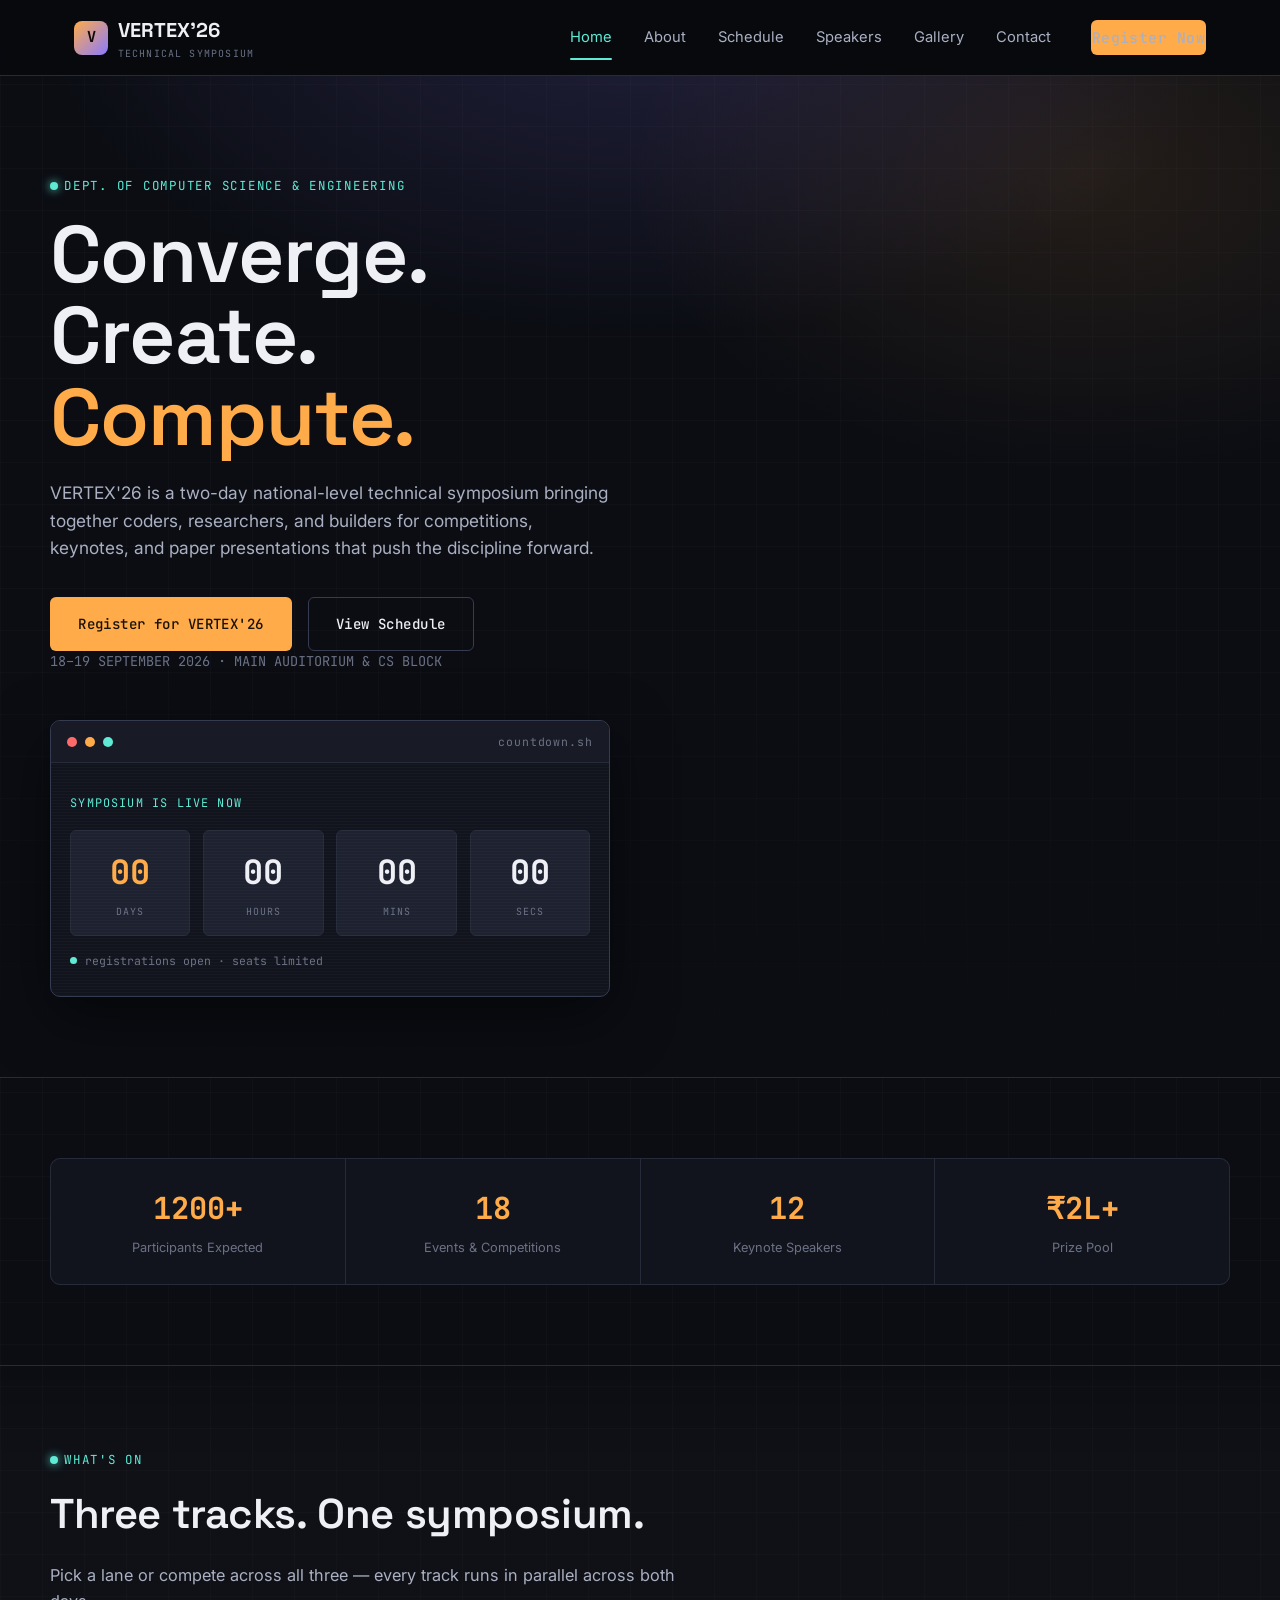
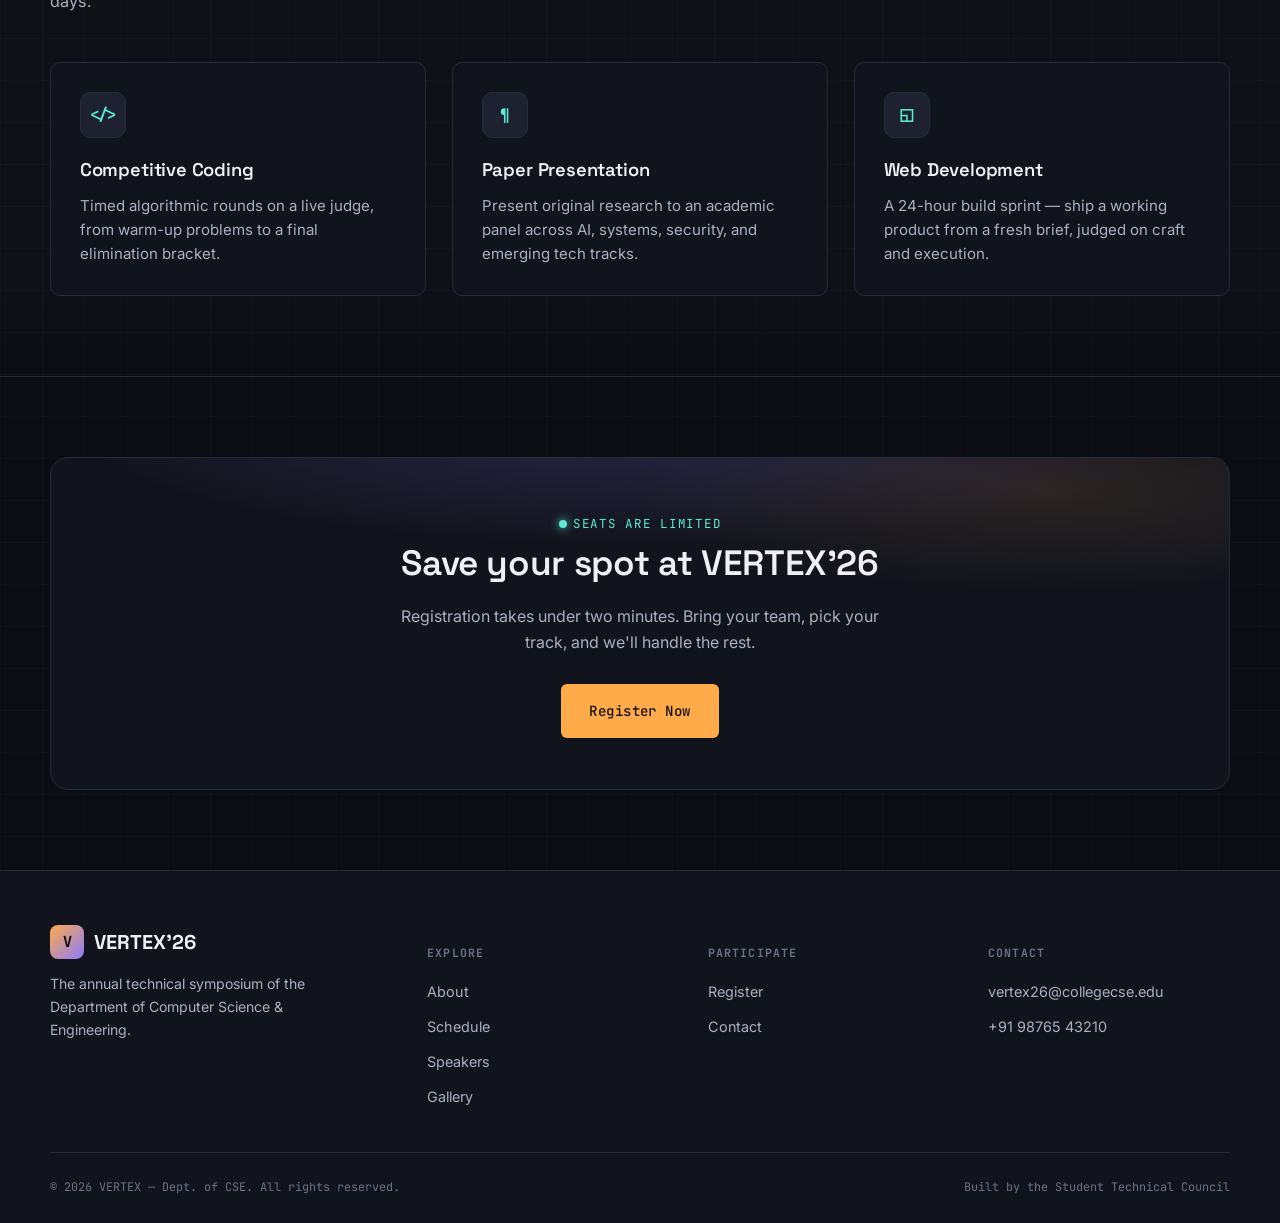
<file: src/main/resources/static/index.html>
<!DOCTYPE html>
<html lang="en">
<head>
<meta charset="UTF-8">
<meta name="viewport" content="width=device-width, initial-scale=1.0">
<title>VERTEX'26 — National Technical Symposium</title>
<meta name="description" content="VERTEX'26 is the flagship technical symposium of the Department of Computer Science & Engineering — two days of coding, paper presentations, and web development challenges.">
<link rel="preconnect" href="https://fonts.googleapis.com">
<link rel="stylesheet" href="css/style.css">
</head>
<body>

<header class="navbar">
  <div class="nav-inner">
    <a href="index.html" class="brand">
      <span class="brand-mark">V</span>
      <span>VERTEX'26<small>Technical Symposium</small></span>
    </a>
    <nav class="nav-links" id="navLinks">
      <a href="index.html" class="active">Home</a>
      <a href="about.html">About</a>
      <a href="schedule.html">Schedule</a>
      <a href="speakers.html">Speakers</a>
      <a href="gallery.html">Gallery</a>
      <a href="contact.html">Contact</a>
      <a href="registration.html" class="btn btn-primary nav-cta">Register Now</a>
    </nav>
    <button class="nav-toggle" id="navToggle" aria-label="Toggle navigation" aria-expanded="false">
      <span></span><span></span><span></span>
    </button>
  </div>
</header>

<main>
  <section class="hero">
    <div class="hero-inner">
      <div>
        <span class="eyebrow">Dept. of Computer Science &amp; Engineering</span>
        <h1 class="hero-title">Converge.<br>Create.<br><span class="accent">Compute.</span></h1>
        <p class="hero-sub">VERTEX'26 is a two-day national-level technical symposium bringing together coders, researchers, and builders for competitions, keynotes, and paper presentations that push the discipline forward.</p>
        <div class="hero-actions">
          <a href="registration.html" class="btn btn-primary">Register for VERTEX'26</a>
          <a href="schedule.html" class="btn btn-outline">View Schedule</a>
        </div>
        <p class="hero-dates">18–19 SEPTEMBER 2026 · MAIN AUDITORIUM &amp; CS BLOCK</p>
      </div>

      <div class="terminal" id="countdown" data-target="2026-09-18T09:00:00">
        <div class="terminal-bar">
          <span class="terminal-dot"></span><span class="terminal-dot"></span><span class="terminal-dot"></span>
          <span class="terminal-label">countdown.sh</span>
        </div>
        <div class="terminal-body">
          <span class="countdown-caption" id="cd-caption">Time until VERTEX'26 boots up</span>
          <div class="countdown-grid">
            <div class="countdown-unit">
              <div class="countdown-value pulse" id="cd-days">00</div>
              <div class="countdown-unit-label">Days</div>
            </div>
            <div class="countdown-unit">
              <div class="countdown-value" id="cd-hours">00</div>
              <div class="countdown-unit-label">Hours</div>
            </div>
            <div class="countdown-unit">
              <div class="countdown-value" id="cd-mins">00</div>
              <div class="countdown-unit-label">Mins</div>
            </div>
            <div class="countdown-unit">
              <div class="countdown-value" id="cd-secs">00</div>
              <div class="countdown-unit-label">Secs</div>
            </div>
          </div>
          <div class="countdown-live"><span class="live-dot"></span> registrations open · seats limited</div>
        </div>
      </div>
    </div>
  </section>

  <section class="section">
    <div class="section-inner">
      <div class="stat-strip">
        <div class="stat-cell"><div class="stat-num">1200+</div><div class="stat-label">Participants Expected</div></div>
        <div class="stat-cell"><div class="stat-num">18</div><div class="stat-label">Events &amp; Competitions</div></div>
        <div class="stat-cell"><div class="stat-num">12</div><div class="stat-label">Keynote Speakers</div></div>
        <div class="stat-cell"><div class="stat-num">₹2L+</div><div class="stat-label">Prize Pool</div></div>
      </div>
    </div>
  </section>

  <section class="section section-alt">
    <div class="section-inner">
      <div class="section-head">
        <span class="eyebrow">What's on</span>
        <h2>Three tracks. One symposium.</h2>
        <p>Pick a lane or compete across all three — every track runs in parallel across both days.</p>
      </div>
      <div class="card-grid">
        <div class="card">
          <div class="card-icon">&lt;/&gt;</div>
          <h3>Competitive Coding</h3>
          <p>Timed algorithmic rounds on a live judge, from warm-up problems to a final elimination bracket.</p>
        </div>
        <div class="card">
          <div class="card-icon">¶</div>
          <h3>Paper Presentation</h3>
          <p>Present original research to an academic panel across AI, systems, security, and emerging tech tracks.</p>
        </div>
        <div class="card">
          <div class="card-icon">◱</div>
          <h3>Web Development</h3>
          <p>A 24-hour build sprint — ship a working product from a fresh brief, judged on craft and execution.</p>
        </div>
      </div>
    </div>
  </section>

  <section class="section">
    <div class="section-inner">
      <div class="cta-band">
        <span class="eyebrow">Seats are limited</span>
        <h2>Save your spot at VERTEX'26</h2>
        <p>Registration takes under two minutes. Bring your team, pick your track, and we'll handle the rest.</p>
        <a href="registration.html" class="btn btn-primary">Register Now</a>
      </div>
    </div>
  </section>
</main>

<footer class="site-footer">
  <div class="footer-inner">
    <div class="footer-col footer-brand">
      <div class="brand"><span class="brand-mark">V</span><span>VERTEX'26</span></div>
      <p>The annual technical symposium of the Department of Computer Science &amp; Engineering.</p>
    </div>
    <div class="footer-col">
      <h5>Explore</h5>
      <ul>
        <li><a href="about.html">About</a></li>
        <li><a href="schedule.html">Schedule</a></li>
        <li><a href="speakers.html">Speakers</a></li>
        <li><a href="gallery.html">Gallery</a></li>
      </ul>
    </div>
    <div class="footer-col">
      <h5>Participate</h5>
      <ul>
        <li><a href="registration.html">Register</a></li>
        <li><a href="contact.html">Contact</a></li>
      </ul>
    </div>
    <div class="footer-col">
      <h5>Contact</h5>
      <ul>
        <li><a href="mailto:vertex26@collegecse.edu">vertex26@collegecse.edu</a></li>
        <li><a href="tel:+919876543210">+91 98765 43210</a></li>
      </ul>
    </div>
  </div>
  <div class="footer-bottom">
    <span>© 2026 VERTEX — Dept. of CSE. All rights reserved.</span>
    <span>Built by the Student Technical Council</span>
  </div>
</footer>

<script src="js/script.js"></script>
</body>
</html>
</file>
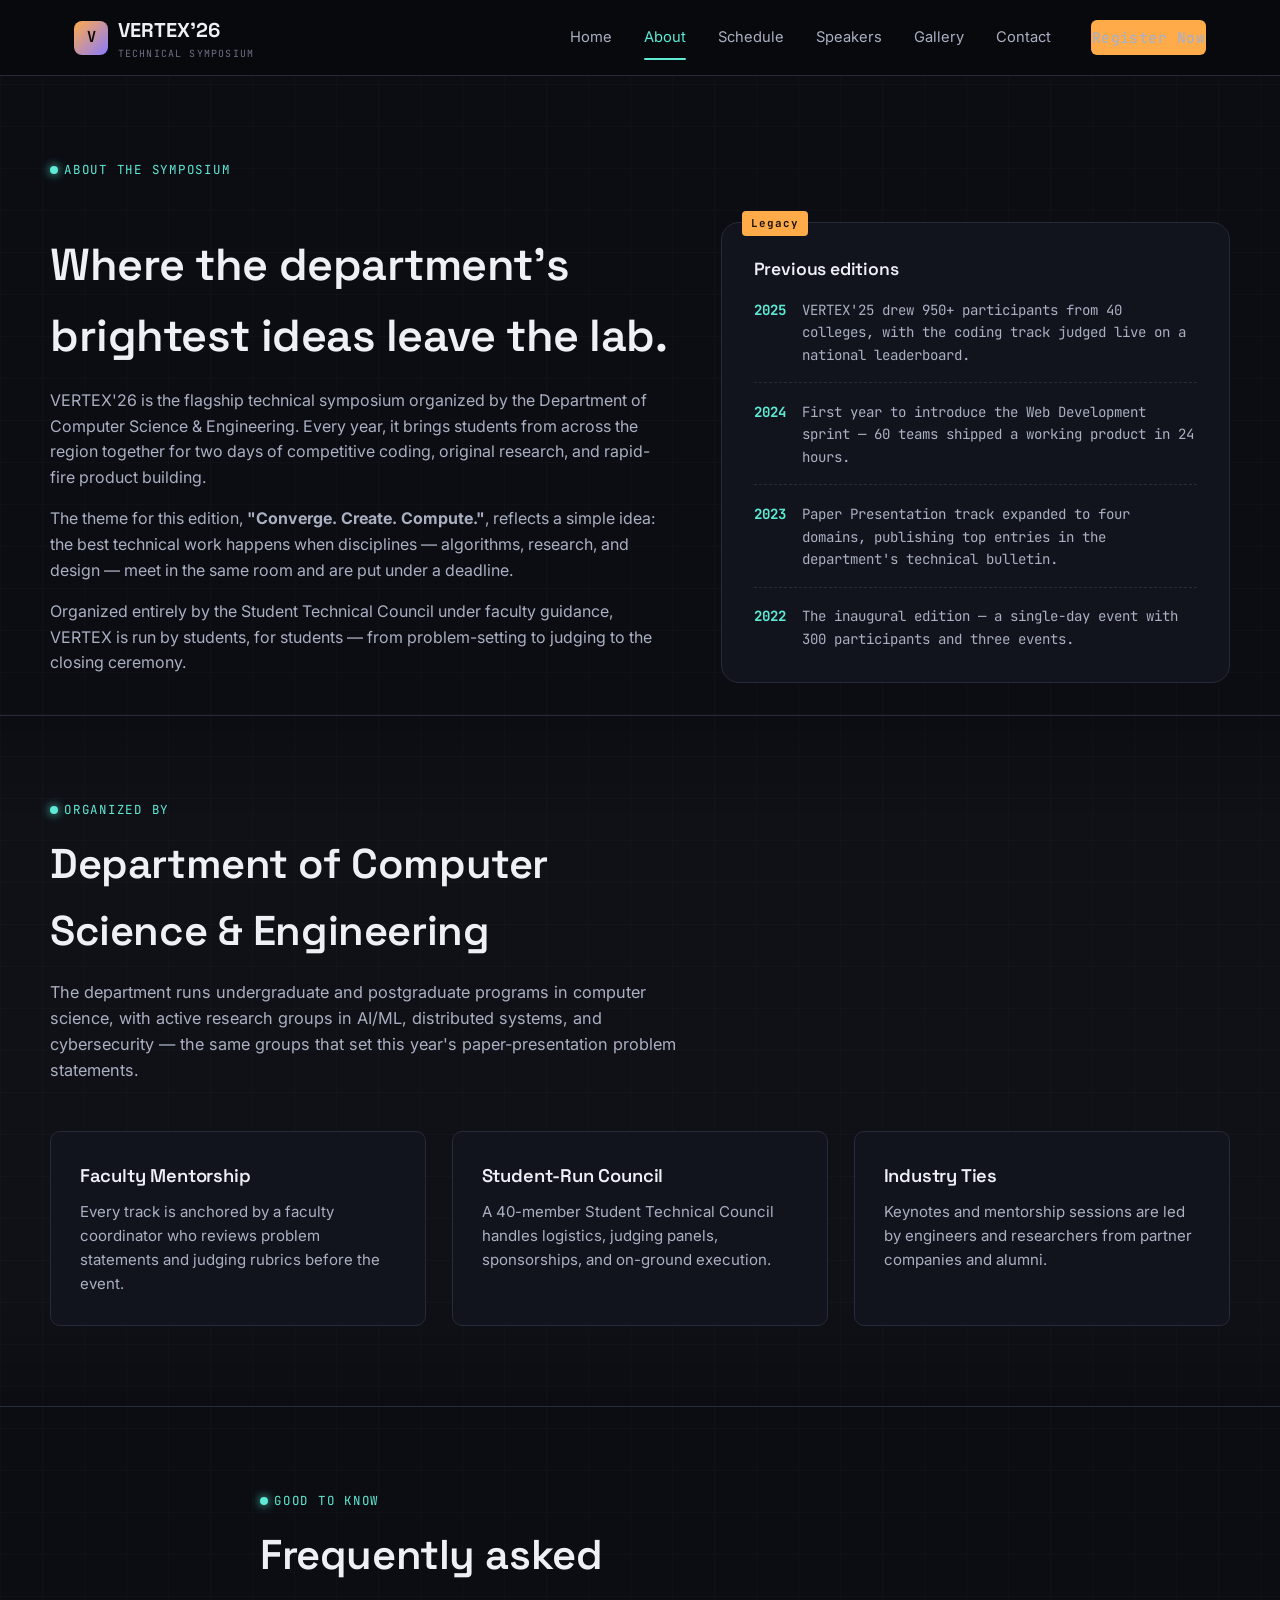
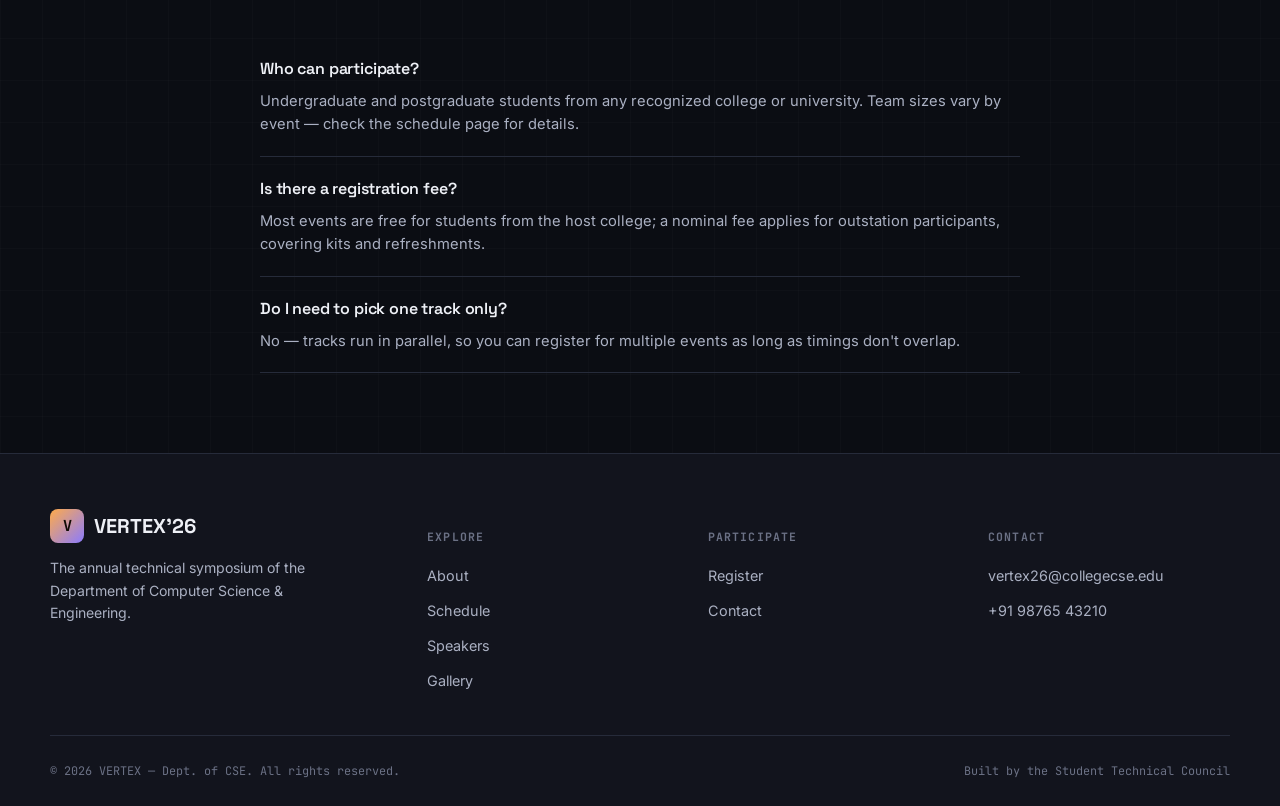
<file: src/main/resources/static/about.html>
<!DOCTYPE html>
<html lang="en">
<head>
<meta charset="UTF-8">
<meta name="viewport" content="width=device-width, initial-scale=1.0">
<title>About — VERTEX'26</title>
<meta name="description" content="Learn about VERTEX'26, its theme, the organizing department, and the legacy of past editions.">
<link rel="preconnect" href="https://fonts.googleapis.com">
<link rel="stylesheet" href="css/style.css">
</head>
<body>

<header class="navbar">
  <div class="nav-inner">
    <a href="index.html" class="brand">
      <span class="brand-mark">V</span>
      <span>VERTEX'26<small>Technical Symposium</small></span>
    </a>
    <nav class="nav-links" id="navLinks">
      <a href="index.html">Home</a>
      <a href="about.html" class="active">About</a>
      <a href="schedule.html">Schedule</a>
      <a href="speakers.html">Speakers</a>
      <a href="gallery.html">Gallery</a>
      <a href="contact.html">Contact</a>
      <a href="registration.html" class="btn btn-primary nav-cta">Register Now</a>
    </nav>
    <button class="nav-toggle" id="navToggle" aria-label="Toggle navigation" aria-expanded="false">
      <span></span><span></span><span></span>
    </button>
  </div>
</header>

<main>
  <section class="section" style="padding-bottom: 2rem;">
    <div class="section-inner">
      <span class="eyebrow">About the symposium</span>
      <div class="about-hero mt-lg">
        <div class="about-copy">
          <h2 style="font-size: clamp(1.9rem, 4vw, 2.8rem);">Where the department's brightest ideas leave the lab.</h2>
          <p>VERTEX'26 is the flagship technical symposium organized by the Department of Computer Science &amp; Engineering. Every year, it brings students from across the region together for two days of competitive coding, original research, and rapid-fire product building.</p>
          <p>The theme for this edition, <strong>"Converge. Create. Compute."</strong>, reflects a simple idea: the best technical work happens when disciplines — algorithms, research, and design — meet in the same room and are put under a deadline.</p>
          <p>Organized entirely by the Student Technical Council under faculty guidance, VERTEX is run by students, for students — from problem-setting to judging to the closing ceremony.</p>
        </div>
        <div class="frame-block" data-tag="Legacy">
          <h3 style="font-size: 1.1rem;">Previous editions</h3>
          <ul class="timeline-list">
            <li><span class="timeline-year">2025</span> VERTEX'25 drew 950+ participants from 40 colleges, with the coding track judged live on a national leaderboard.</li>
            <li><span class="timeline-year">2024</span> First year to introduce the Web Development sprint — 60 teams shipped a working product in 24 hours.</li>
            <li><span class="timeline-year">2023</span> Paper Presentation track expanded to four domains, publishing top entries in the department's technical bulletin.</li>
            <li><span class="timeline-year">2022</span> The inaugural edition — a single-day event with 300 participants and three events.</li>
          </ul>
        </div>
      </div>
    </div>
  </section>

  <section class="section section-alt">
    <div class="section-inner">
      <div class="section-head">
        <span class="eyebrow">Organized by</span>
        <h2>Department of Computer Science &amp; Engineering</h2>
        <p>The department runs undergraduate and postgraduate programs in computer science, with active research groups in AI/ML, distributed systems, and cybersecurity — the same groups that set this year's paper-presentation problem statements.</p>
      </div>
      <div class="card-grid">
        <div class="card">
          <h3>Faculty Mentorship</h3>
          <p>Every track is anchored by a faculty coordinator who reviews problem statements and judging rubrics before the event.</p>
        </div>
        <div class="card">
          <h3>Student-Run Council</h3>
          <p>A 40-member Student Technical Council handles logistics, judging panels, sponsorships, and on-ground execution.</p>
        </div>
        <div class="card">
          <h3>Industry Ties</h3>
          <p>Keynotes and mentorship sessions are led by engineers and researchers from partner companies and alumni.</p>
        </div>
      </div>
    </div>
  </section>

  <section class="section">
    <div class="section-inner container-narrow">
      <div class="section-head" style="max-width: none;">
        <span class="eyebrow">Good to know</span>
        <h2>Frequently asked</h2>
      </div>
      <div>
        <div class="faq-item">
          <h4>Who can participate?</h4>
          <p>Undergraduate and postgraduate students from any recognized college or university. Team sizes vary by event — check the schedule page for details.</p>
        </div>
        <div class="faq-item">
          <h4>Is there a registration fee?</h4>
          <p>Most events are free for students from the host college; a nominal fee applies for outstation participants, covering kits and refreshments.</p>
        </div>
        <div class="faq-item">
          <h4>Do I need to pick one track only?</h4>
          <p>No — tracks run in parallel, so you can register for multiple events as long as timings don't overlap.</p>
        </div>
      </div>
    </div>
  </section>
</main>

<footer class="site-footer">
  <div class="footer-inner">
    <div class="footer-col footer-brand">
      <div class="brand"><span class="brand-mark">V</span><span>VERTEX'26</span></div>
      <p>The annual technical symposium of the Department of Computer Science &amp; Engineering.</p>
    </div>
    <div class="footer-col">
      <h5>Explore</h5>
      <ul>
        <li><a href="about.html">About</a></li>
        <li><a href="schedule.html">Schedule</a></li>
        <li><a href="speakers.html">Speakers</a></li>
        <li><a href="gallery.html">Gallery</a></li>
      </ul>
    </div>
    <div class="footer-col">
      <h5>Participate</h5>
      <ul>
        <li><a href="registration.html">Register</a></li>
        <li><a href="contact.html">Contact</a></li>
      </ul>
    </div>
    <div class="footer-col">
      <h5>Contact</h5>
      <ul>
        <li><a href="mailto:vertex26@collegecse.edu">vertex26@collegecse.edu</a></li>
        <li><a href="tel:+919876543210">+91 98765 43210</a></li>
      </ul>
    </div>
  </div>
  <div class="footer-bottom">
    <span>© 2026 VERTEX — Dept. of CSE. All rights reserved.</span>
    <span>Built by the Student Technical Council</span>
  </div>
</footer>

<script src="js/script.js"></script>
</body>
</html>
</file>
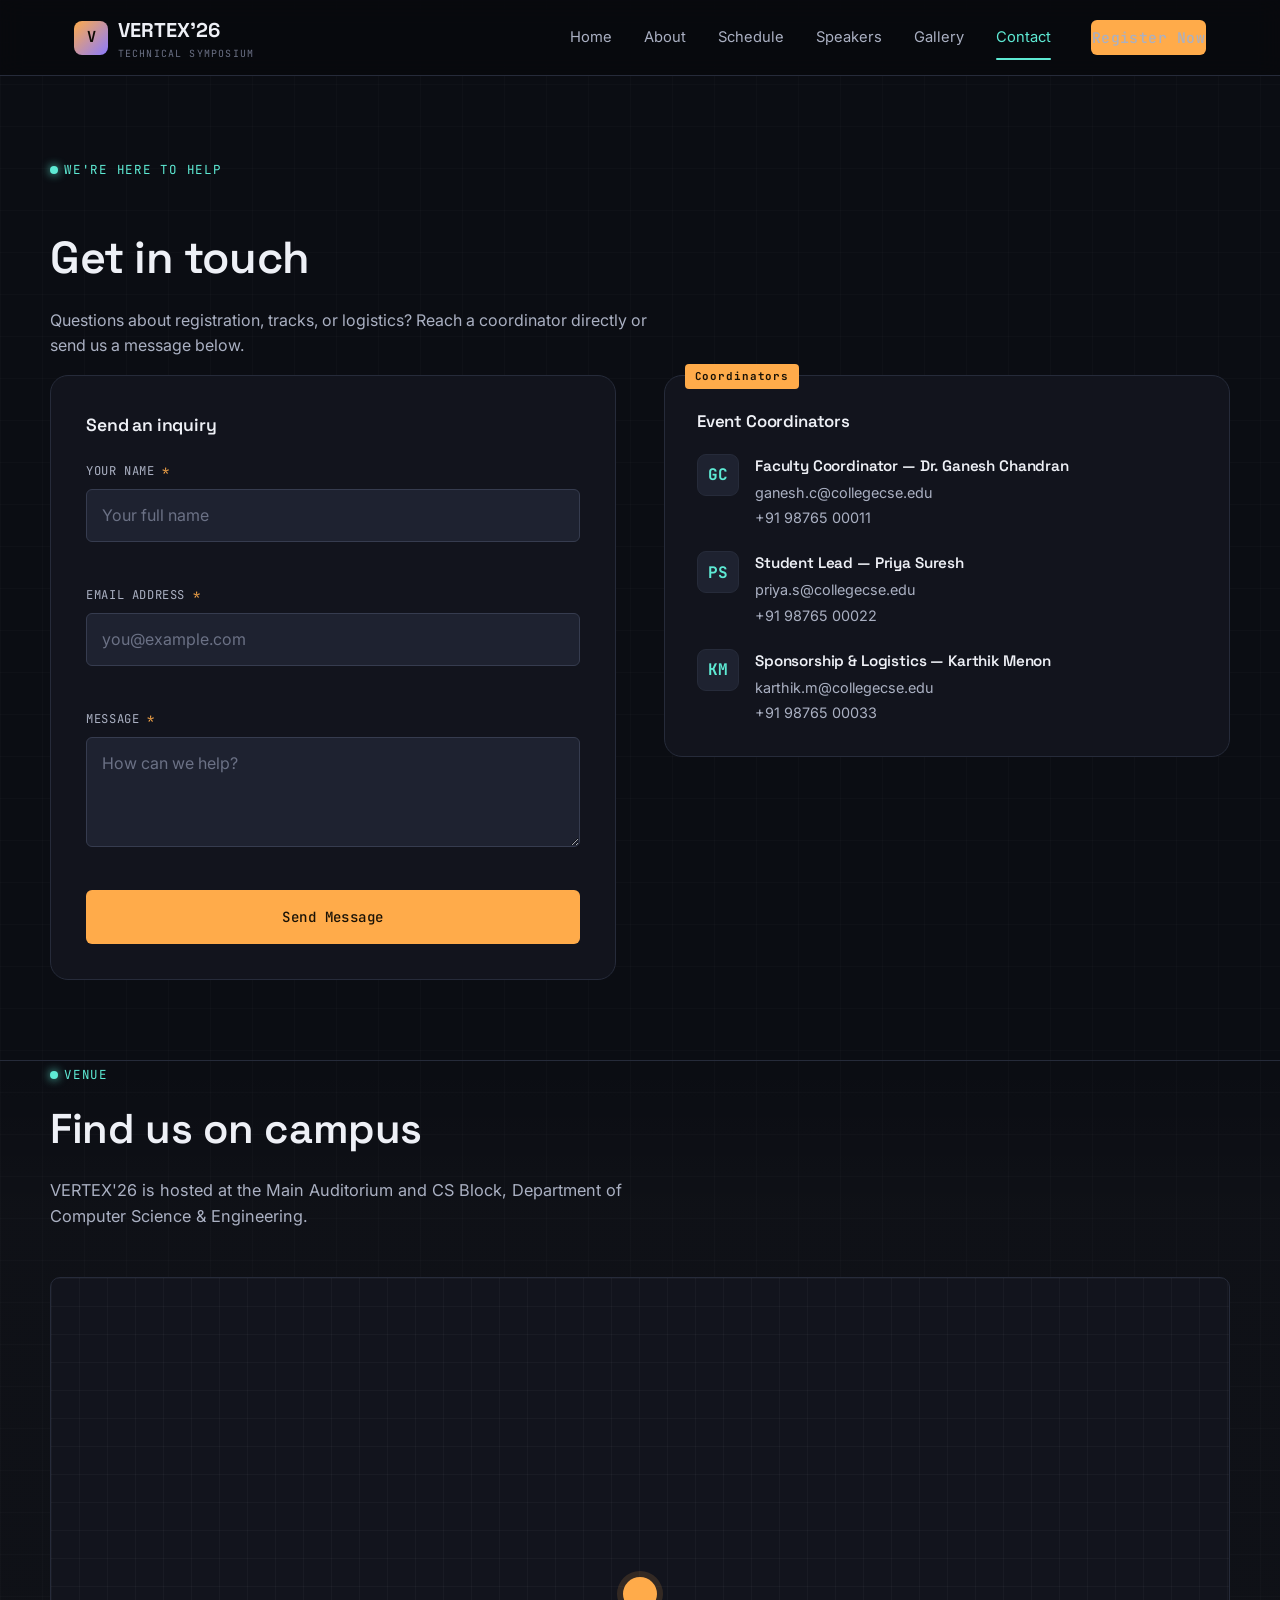
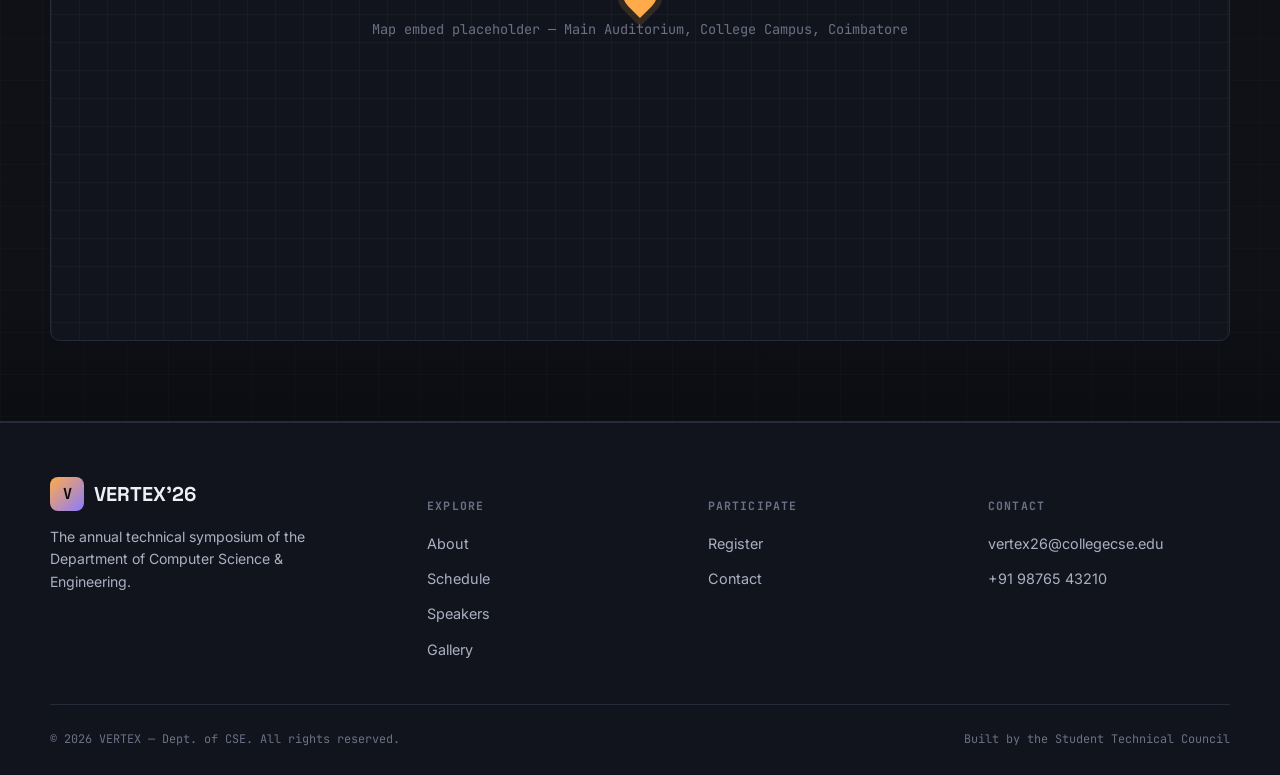
<file: src/main/resources/static/contact.html>
<!DOCTYPE html>
<html lang="en">
<head>
<meta charset="UTF-8">
<meta name="viewport" content="width=device-width, initial-scale=1.0">
<title>Contact — VERTEX'26</title>
<meta name="description" content="Get in touch with the VERTEX'26 organizing team and event coordinators.">
<link rel="preconnect" href="https://fonts.googleapis.com">
<link rel="stylesheet" href="css/style.css">
</head>
<body>

<header class="navbar">
  <div class="nav-inner">
    <a href="index.html" class="brand">
      <span class="brand-mark">V</span>
      <span>VERTEX'26<small>Technical Symposium</small></span>
    </a>
    <nav class="nav-links" id="navLinks">
      <a href="index.html">Home</a>
      <a href="about.html">About</a>
      <a href="schedule.html">Schedule</a>
      <a href="speakers.html">Speakers</a>
      <a href="gallery.html">Gallery</a>
      <a href="contact.html" class="active">Contact</a>
      <a href="registration.html" class="btn btn-primary nav-cta">Register Now</a>
    </nav>
    <button class="nav-toggle" id="navToggle" aria-label="Toggle navigation" aria-expanded="false">
      <span></span><span></span><span></span>
    </button>
  </div>
</header>

<main>
  <section class="section" style="padding-bottom: 1rem;">
    <div class="section-inner">
      <span class="eyebrow">We're here to help</span>
      <h1 class="mt-lg" style="font-size: clamp(1.9rem, 4vw, 2.8rem);">Get in touch</h1>
      <p style="color: var(--text-secondary); margin-top: 0.9rem; max-width: 620px;">Questions about registration, tracks, or logistics? Reach a coordinator directly or send us a message below.</p>
    </div>
  </section>

  <section class="section" style="padding-top: 0;">
    <div class="section-inner">
      <div class="form-wrap">

        <form class="form-card" id="contact-form" novalidate>
          <h3 style="font-size: 1.1rem; margin-bottom: 1.4rem;">Send an inquiry</h3>
          <div class="form-row" data-field="name">
            <label for="cname">Your Name <span class="req">*</span></label>
            <input type="text" id="cname" name="name" placeholder="Your full name" required minlength="2">
            <span class="field-error"></span>
          </div>
          <div class="form-row" data-field="email">
            <label for="cemail">Email Address <span class="req">*</span></label>
            <input type="email" id="cemail" name="email" placeholder="you@example.com" required>
            <span class="field-error"></span>
          </div>
          <div class="form-row" data-field="message">
            <label for="cmessage">Message <span class="req">*</span></label>
            <textarea id="cmessage" name="message" placeholder="How can we help?" required minlength="10"></textarea>
            <span class="field-error"></span>
          </div>
          <button type="submit" class="btn btn-primary btn-block">Send Message</button>
          <div class="form-status" id="contact-status" role="status"></div>
        </form>

        <aside>
          <div class="frame-block" data-tag="Coordinators">
            <h3 style="font-size: 1.05rem; margin-bottom: 1.2rem;">Event Coordinators</h3>
            <div class="info-list">
              <div class="info-item">
                <div class="info-icon">GC</div>
                <div>
                  <h4>Faculty Coordinator — Dr. Ganesh Chandran</h4>
                  <p><a href="mailto:ganesh.c@collegecse.edu">ganesh.c@collegecse.edu</a></p>
                  <p><a href="tel:+919876500011">+91 98765 00011</a></p>
                </div>
              </div>
              <div class="info-item">
                <div class="info-icon">PS</div>
                <div>
                  <h4>Student Lead — Priya Suresh</h4>
                  <p><a href="mailto:priya.s@collegecse.edu">priya.s@collegecse.edu</a></p>
                  <p><a href="tel:+919876500022">+91 98765 00022</a></p>
                </div>
              </div>
              <div class="info-item">
                <div class="info-icon">KM</div>
                <div>
                  <h4>Sponsorship &amp; Logistics — Karthik Menon</h4>
                  <p><a href="mailto:karthik.m@collegecse.edu">karthik.m@collegecse.edu</a></p>
                  <p><a href="tel:+919876500033">+91 98765 00033</a></p>
                </div>
              </div>
            </div>
          </div>
        </aside>
      </div>
    </div>
  </section>

  <section class="section section-alt" style="padding-top: 0;">
    <div class="section-inner">
      <div class="section-head">
        <span class="eyebrow">Venue</span>
        <h2>Find us on campus</h2>
        <p>VERTEX'26 is hosted at the Main Auditorium and CS Block, Department of Computer Science &amp; Engineering.</p>
      </div>
      <div class="map-placeholder">
        <div class="map-pin"></div>
        <span>Map embed placeholder — Main Auditorium, College Campus, Coimbatore</span>
      </div>
    </div>
  </section>
</main>

<footer class="site-footer">
  <div class="footer-inner">
    <div class="footer-col footer-brand">
      <div class="brand"><span class="brand-mark">V</span><span>VERTEX'26</span></div>
      <p>The annual technical symposium of the Department of Computer Science &amp; Engineering.</p>
    </div>
    <div class="footer-col">
      <h5>Explore</h5>
      <ul>
        <li><a href="about.html">About</a></li>
        <li><a href="schedule.html">Schedule</a></li>
        <li><a href="speakers.html">Speakers</a></li>
        <li><a href="gallery.html">Gallery</a></li>
      </ul>
    </div>
    <div class="footer-col">
      <h5>Participate</h5>
      <ul>
        <li><a href="registration.html">Register</a></li>
        <li><a href="contact.html">Contact</a></li>
      </ul>
    </div>
    <div class="footer-col">
      <h5>Contact</h5>
      <ul>
        <li><a href="mailto:vertex26@collegecse.edu">vertex26@collegecse.edu</a></li>
        <li><a href="tel:+919876543210">+91 98765 43210</a></li>
      </ul>
    </div>
  </div>
  <div class="footer-bottom">
    <span>© 2026 VERTEX — Dept. of CSE. All rights reserved.</span>
    <span>Built by the Student Technical Council</span>
  </div>
</footer>

<script src="js/script.js"></script>
</body>
</html>
</file>
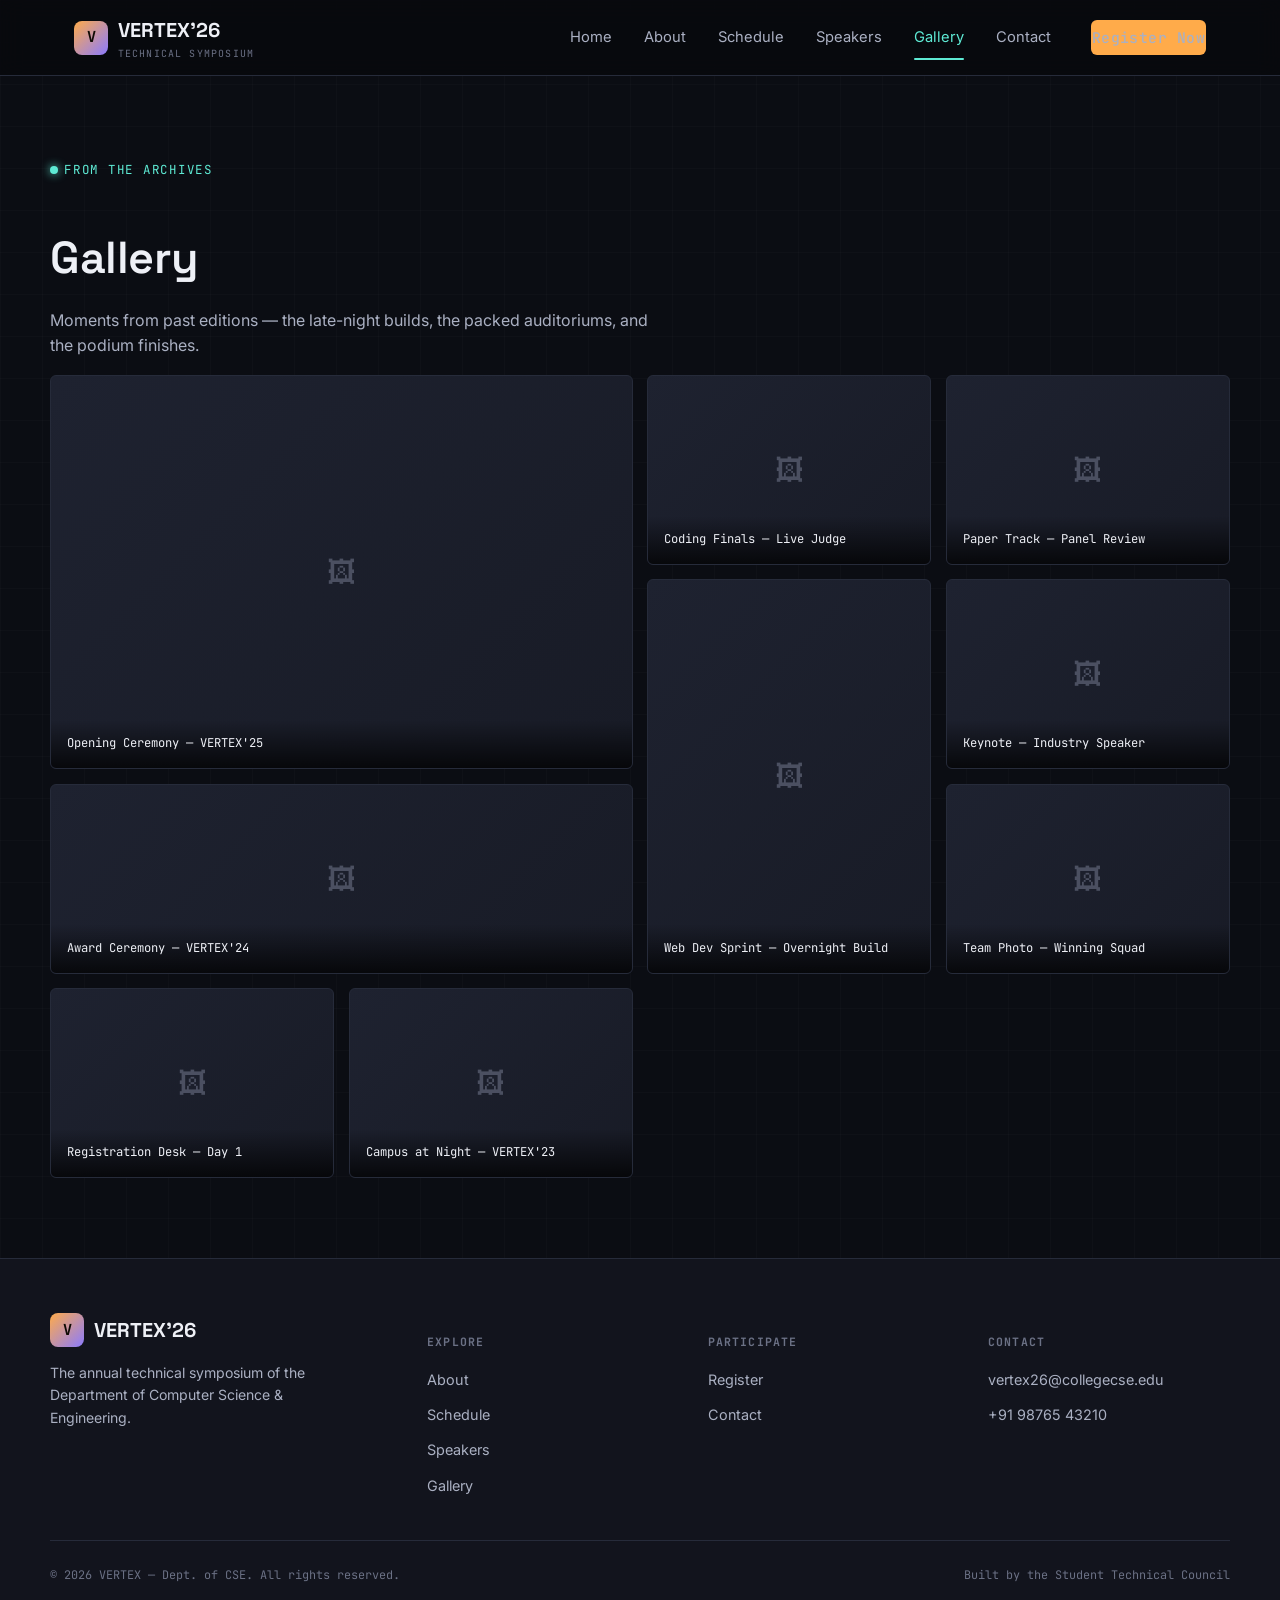
<file: src/main/resources/static/gallery.html>
<!DOCTYPE html>
<html lang="en">
<head>
<meta charset="UTF-8">
<meta name="viewport" content="width=device-width, initial-scale=1.0">
<title>Gallery — VERTEX'26</title>
<meta name="description" content="Highlights from past editions of VERTEX — the technical symposium.">
<link rel="preconnect" href="https://fonts.googleapis.com">
<link rel="stylesheet" href="css/style.css">
</head>
<body>

<header class="navbar">
  <div class="nav-inner">
    <a href="index.html" class="brand">
      <span class="brand-mark">V</span>
      <span>VERTEX'26<small>Technical Symposium</small></span>
    </a>
    <nav class="nav-links" id="navLinks">
      <a href="index.html">Home</a>
      <a href="about.html">About</a>
      <a href="schedule.html">Schedule</a>
      <a href="speakers.html">Speakers</a>
      <a href="gallery.html" class="active">Gallery</a>
      <a href="contact.html">Contact</a>
      <a href="registration.html" class="btn btn-primary nav-cta">Register Now</a>
    </nav>
    <button class="nav-toggle" id="navToggle" aria-label="Toggle navigation" aria-expanded="false">
      <span></span><span></span><span></span>
    </button>
  </div>
</header>

<main>
  <section class="section" style="padding-bottom: 1rem;">
    <div class="section-inner">
      <span class="eyebrow">From the archives</span>
      <h1 class="mt-lg" style="font-size: clamp(1.9rem, 4vw, 2.8rem);">Gallery</h1>
      <p style="color: var(--text-secondary); margin-top: 0.9rem; max-width: 620px;">Moments from past editions — the late-night builds, the packed auditoriums, and the podium finishes.</p>
    </div>
  </section>

  <section class="section" style="padding-top: 0;">
    <div class="section-inner">
      <div class="gallery-grid">

        <figure class="gallery-item wide tall">
          <span class="gallery-placeholder-icon">🖼</span>
          <figcaption class="gallery-caption">Opening Ceremony — VERTEX'25</figcaption>
        </figure>

        <figure class="gallery-item">
          <span class="gallery-placeholder-icon">🖼</span>
          <figcaption class="gallery-caption">Coding Finals — Live Judge</figcaption>
        </figure>

        <figure class="gallery-item">
          <span class="gallery-placeholder-icon">🖼</span>
          <figcaption class="gallery-caption">Paper Track — Panel Review</figcaption>
        </figure>

        <figure class="gallery-item tall">
          <span class="gallery-placeholder-icon">🖼</span>
          <figcaption class="gallery-caption">Web Dev Sprint — Overnight Build</figcaption>
        </figure>

        <figure class="gallery-item">
          <span class="gallery-placeholder-icon">🖼</span>
          <figcaption class="gallery-caption">Keynote — Industry Speaker</figcaption>
        </figure>

        <figure class="gallery-item wide">
          <span class="gallery-placeholder-icon">🖼</span>
          <figcaption class="gallery-caption">Award Ceremony — VERTEX'24</figcaption>
        </figure>

        <figure class="gallery-item">
          <span class="gallery-placeholder-icon">🖼</span>
          <figcaption class="gallery-caption">Team Photo — Winning Squad</figcaption>
        </figure>

        <figure class="gallery-item">
          <span class="gallery-placeholder-icon">🖼</span>
          <figcaption class="gallery-caption">Registration Desk — Day 1</figcaption>
        </figure>

        <figure class="gallery-item">
          <span class="gallery-placeholder-icon">🖼</span>
          <figcaption class="gallery-caption">Campus at Night — VERTEX'23</figcaption>
        </figure>

      </div>
    </div>
  </section>
</main>

<footer class="site-footer">
  <div class="footer-inner">
    <div class="footer-col footer-brand">
      <div class="brand"><span class="brand-mark">V</span><span>VERTEX'26</span></div>
      <p>The annual technical symposium of the Department of Computer Science &amp; Engineering.</p>
    </div>
    <div class="footer-col">
      <h5>Explore</h5>
      <ul>
        <li><a href="about.html">About</a></li>
        <li><a href="schedule.html">Schedule</a></li>
        <li><a href="speakers.html">Speakers</a></li>
        <li><a href="gallery.html">Gallery</a></li>
      </ul>
    </div>
    <div class="footer-col">
      <h5>Participate</h5>
      <ul>
        <li><a href="registration.html">Register</a></li>
        <li><a href="contact.html">Contact</a></li>
      </ul>
    </div>
    <div class="footer-col">
      <h5>Contact</h5>
      <ul>
        <li><a href="mailto:vertex26@collegecse.edu">vertex26@collegecse.edu</a></li>
        <li><a href="tel:+919876543210">+91 98765 43210</a></li>
      </ul>
    </div>
  </div>
  <div class="footer-bottom">
    <span>© 2026 VERTEX — Dept. of CSE. All rights reserved.</span>
    <span>Built by the Student Technical Council</span>
  </div>
</footer>

<script src="js/script.js"></script>
</body>
</html>
</file>
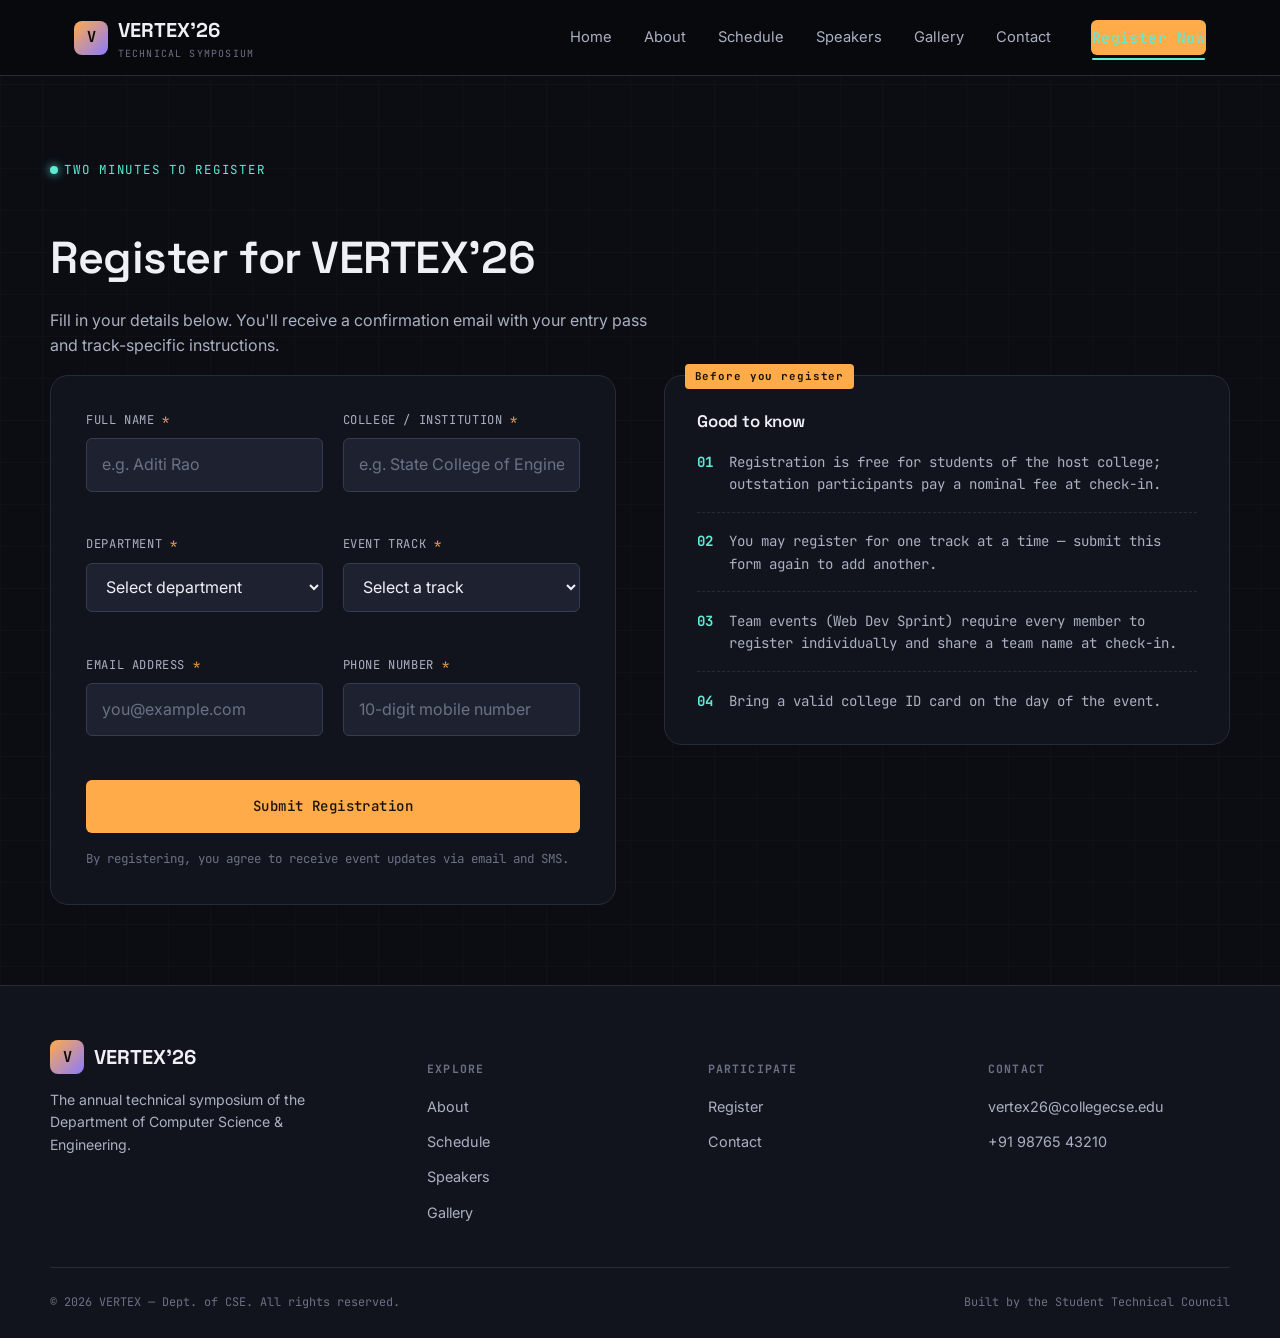
<file: src/main/resources/static/registration.html>
<!DOCTYPE html>
<html lang="en">
<head>
<meta charset="UTF-8">
<meta name="viewport" content="width=device-width, initial-scale=1.0">
<title>Register — VERTEX'26</title>
<meta name="description" content="Register for VERTEX'26 — choose your event track and secure your seat.">
<link rel="preconnect" href="https://fonts.googleapis.com">
<link rel="stylesheet" href="css/style.css">
</head>
<body>

<header class="navbar">
  <div class="nav-inner">
    <a href="index.html" class="brand">
      <span class="brand-mark">V</span>
      <span>VERTEX'26<small>Technical Symposium</small></span>
    </a>
    <nav class="nav-links" id="navLinks">
      <a href="index.html">Home</a>
      <a href="about.html">About</a>
      <a href="schedule.html">Schedule</a>
      <a href="speakers.html">Speakers</a>
      <a href="gallery.html">Gallery</a>
      <a href="contact.html">Contact</a>
      <a href="registration.html" class="btn btn-primary nav-cta active">Register Now</a>
    </nav>
    <button class="nav-toggle" id="navToggle" aria-label="Toggle navigation" aria-expanded="false">
      <span></span><span></span><span></span>
    </button>
  </div>
</header>

<main>
  <section class="section" style="padding-bottom: 1rem;">
    <div class="section-inner">
      <span class="eyebrow">Two minutes to register</span>
      <h1 class="mt-lg" style="font-size: clamp(1.9rem, 4vw, 2.8rem);">Register for VERTEX'26</h1>
      <p style="color: var(--text-secondary); margin-top: 0.9rem; max-width: 620px;">Fill in your details below. You'll receive a confirmation email with your entry pass and track-specific instructions.</p>
    </div>
  </section>

  <section class="section" style="padding-top: 0;">
    <div class="section-inner">
      <div class="form-wrap">

        <form class="form-card" id="registration-form" novalidate>
          <div class="form-row-split">
            <div class="form-row" data-field="fullName">
              <label for="fullName">Full Name <span class="req">*</span></label>
              <input type="text" id="fullName" name="fullName" placeholder="e.g. Aditi Rao" required minlength="3">
              <span class="field-error"></span>
            </div>
            <div class="form-row" data-field="college">
              <label for="college">College / Institution <span class="req">*</span></label>
              <input type="text" id="college" name="college" placeholder="e.g. State College of Engineering" required minlength="3">
              <span class="field-error"></span>
            </div>
          </div>

          <div class="form-row-split">
            <div class="form-row" data-field="department">
              <label for="department">Department <span class="req">*</span></label>
              <select id="department" name="department" required>
                <option value="" disabled selected>Select department</option>
                <option value="cse">Computer Science &amp; Engineering</option>
                <option value="it">Information Technology</option>
                <option value="ece">Electronics &amp; Communication</option>
                <option value="eee">Electrical &amp; Electronics</option>
                <option value="mech">Mechanical Engineering</option>
                <option value="civil">Civil Engineering</option>
                <option value="other">Other</option>
              </select>
              <span class="field-error"></span>
            </div>
            <div class="form-row" data-field="track">
              <label for="track">Event Track <span class="req">*</span></label>
              <select id="track" name="track" required>
                <option value="" disabled selected>Select a track</option>
                <option value="coding">Competitive Coding</option>
                <option value="paper">Paper Presentation</option>
                <option value="webdev">Web Development Sprint</option>
              </select>
              <span class="field-error"></span>
            </div>
          </div>

          <div class="form-row-split">
            <div class="form-row" data-field="email">
              <label for="email">Email Address <span class="req">*</span></label>
              <input type="email" id="email" name="email" placeholder="you@example.com" required>
              <span class="field-error"></span>
            </div>
            <div class="form-row" data-field="phone">
              <label for="phone">Phone Number <span class="req">*</span></label>
              <input type="tel" id="phone" name="phone" placeholder="10-digit mobile number" required pattern="[6-9][0-9]{9}">
              <span class="field-error"></span>
            </div>
          </div>

          <button type="submit" class="btn btn-primary btn-block">Submit Registration</button>
          <p class="form-note">By registering, you agree to receive event updates via email and SMS.</p>
          <div class="form-status" id="form-status" role="status"></div>
        </form>

        <aside>
          <div class="frame-block" data-tag="Before you register">
            <h3 style="font-size: 1.05rem; margin-bottom: 1rem;">Good to know</h3>
            <ul class="timeline-list">
              <li><span class="timeline-year">01</span> Registration is free for students of the host college; outstation participants pay a nominal fee at check-in.</li>
              <li><span class="timeline-year">02</span> You may register for one track at a time — submit this form again to add another.</li>
              <li><span class="timeline-year">03</span> Team events (Web Dev Sprint) require every member to register individually and share a team name at check-in.</li>
              <li><span class="timeline-year">04</span> Bring a valid college ID card on the day of the event.</li>
            </ul>
          </div>
        </aside>

      </div>
    </div>
  </section>
</main>

<footer class="site-footer">
  <div class="footer-inner">
    <div class="footer-col footer-brand">
      <div class="brand"><span class="brand-mark">V</span><span>VERTEX'26</span></div>
      <p>The annual technical symposium of the Department of Computer Science &amp; Engineering.</p>
    </div>
    <div class="footer-col">
      <h5>Explore</h5>
      <ul>
        <li><a href="about.html">About</a></li>
        <li><a href="schedule.html">Schedule</a></li>
        <li><a href="speakers.html">Speakers</a></li>
        <li><a href="gallery.html">Gallery</a></li>
      </ul>
    </div>
    <div class="footer-col">
      <h5>Participate</h5>
      <ul>
        <li><a href="registration.html">Register</a></li>
        <li><a href="contact.html">Contact</a></li>
      </ul>
    </div>
    <div class="footer-col">
      <h5>Contact</h5>
      <ul>
        <li><a href="mailto:vertex26@collegecse.edu">vertex26@collegecse.edu</a></li>
        <li><a href="tel:+919876543210">+91 98765 43210</a></li>
      </ul>
    </div>
  </div>
  <div class="footer-bottom">
    <span>© 2026 VERTEX — Dept. of CSE. All rights reserved.</span>
    <span>Built by the Student Technical Council</span>
  </div>
</footer>

<script src="js/script.js"></script>
</body>
</html>
</file>
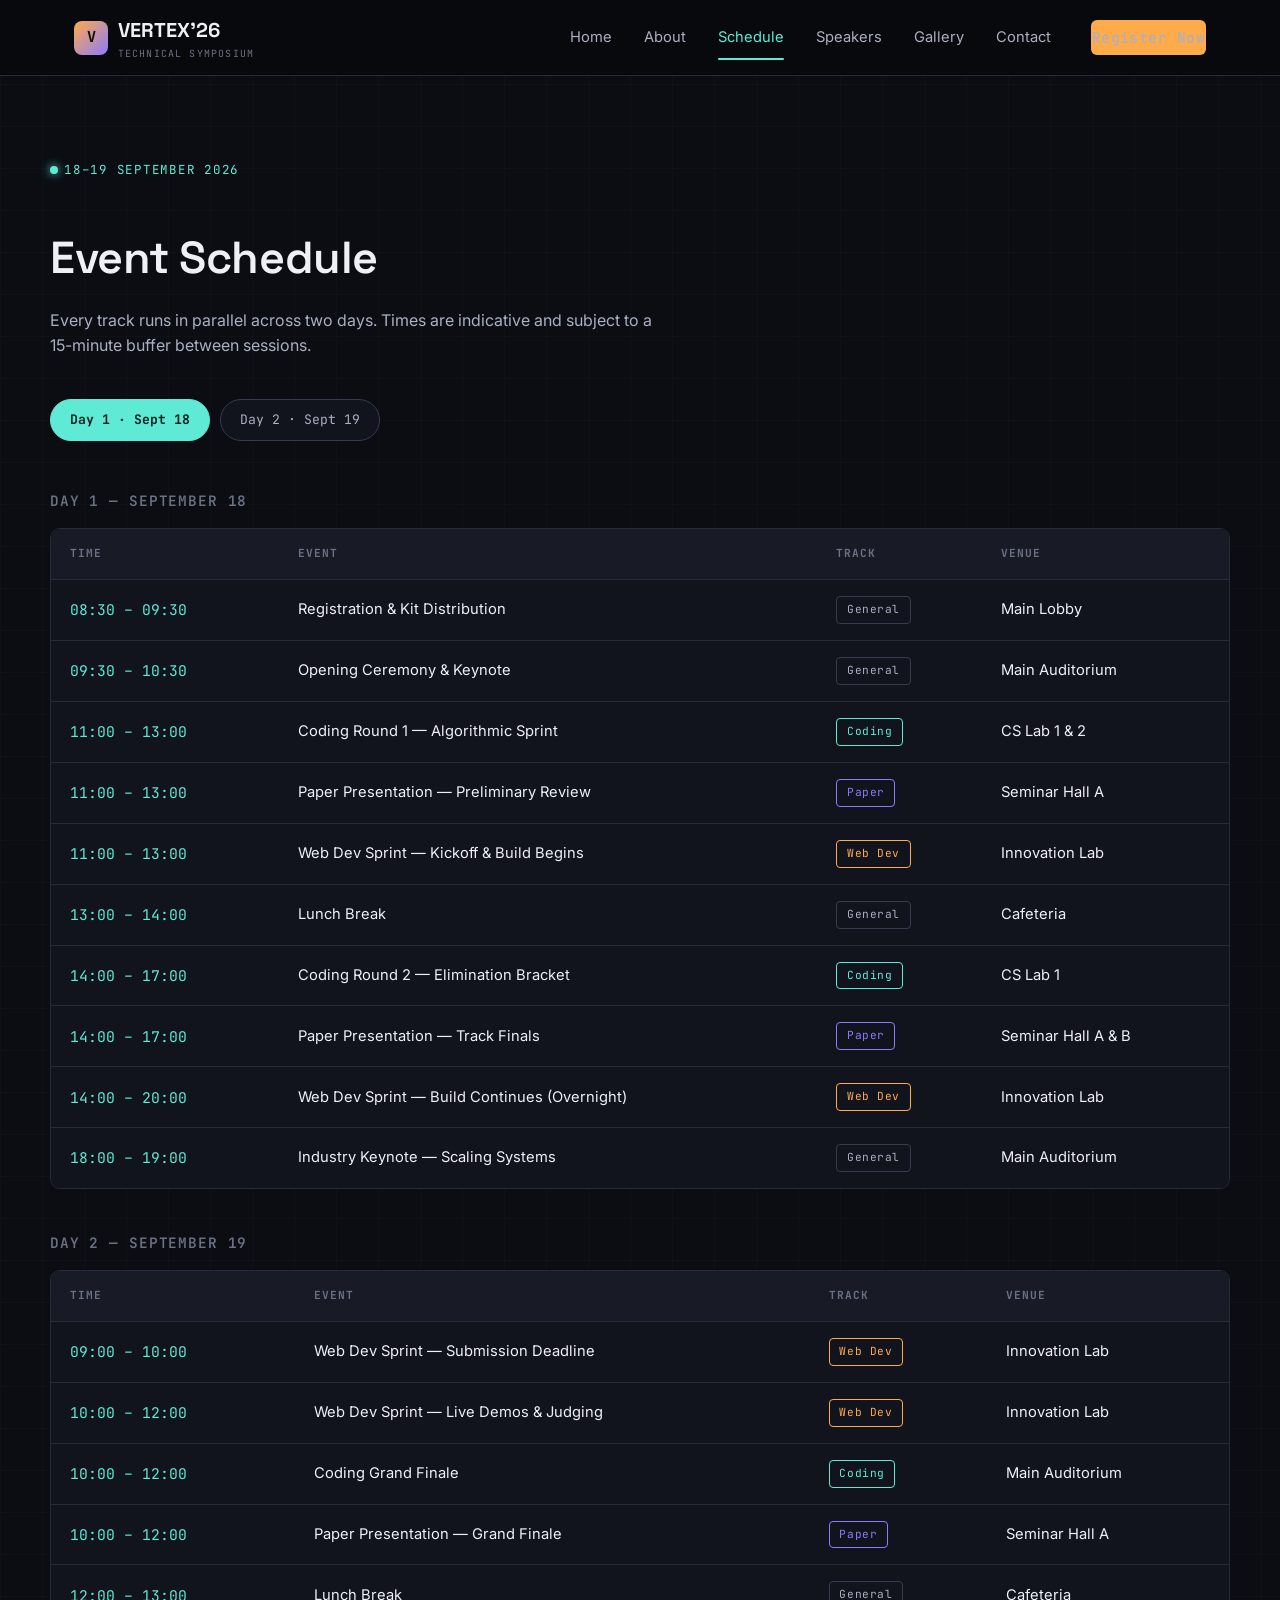
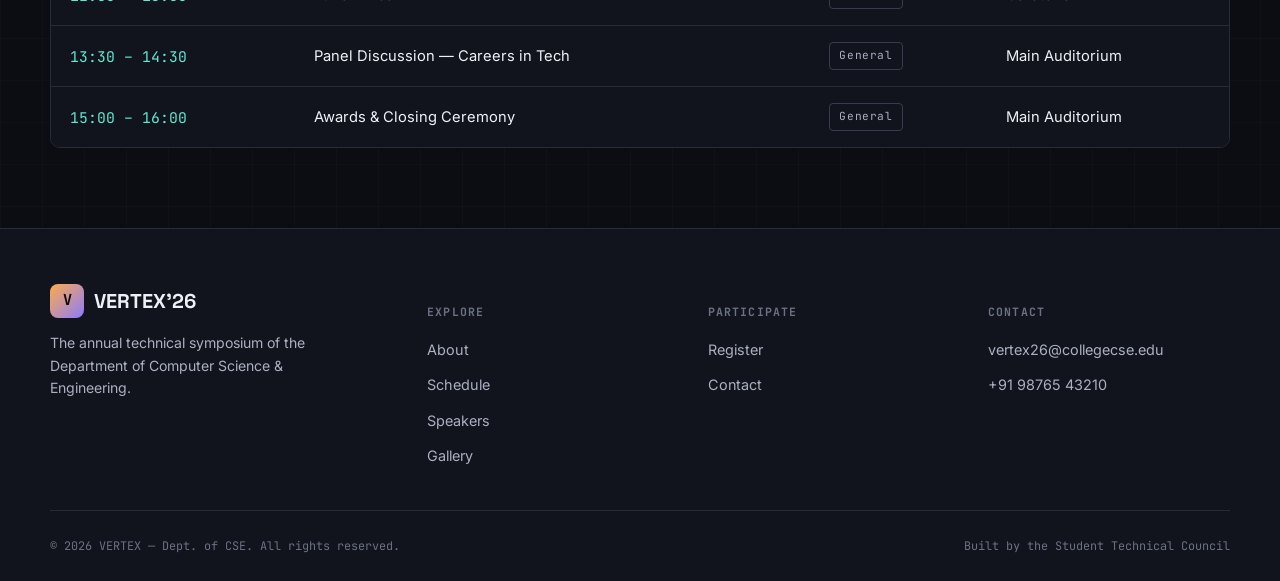
<file: src/main/resources/static/schedule.html>
<!DOCTYPE html>
<html lang="en">
<head>
<meta charset="UTF-8">
<meta name="viewport" content="width=device-width, initial-scale=1.0">
<title>Schedule — VERTEX'26</title>
<meta name="description" content="Full event schedule for VERTEX'26 — timings, tracks, and venues across both days.">
<link rel="preconnect" href="https://fonts.googleapis.com">
<link rel="stylesheet" href="css/style.css">
</head>
<body>

<header class="navbar">
  <div class="nav-inner">
    <a href="index.html" class="brand">
      <span class="brand-mark">V</span>
      <span>VERTEX'26<small>Technical Symposium</small></span>
    </a>
    <nav class="nav-links" id="navLinks">
      <a href="index.html">Home</a>
      <a href="about.html">About</a>
      <a href="schedule.html" class="active">Schedule</a>
      <a href="speakers.html">Speakers</a>
      <a href="gallery.html">Gallery</a>
      <a href="contact.html">Contact</a>
      <a href="registration.html" class="btn btn-primary nav-cta">Register Now</a>
    </nav>
    <button class="nav-toggle" id="navToggle" aria-label="Toggle navigation" aria-expanded="false">
      <span></span><span></span><span></span>
    </button>
  </div>
</header>

<main>
  <section class="section" style="padding-bottom: 1rem;">
    <div class="section-inner">
      <span class="eyebrow">18–19 September 2026</span>
      <h1 class="mt-lg" style="font-size: clamp(1.9rem, 4vw, 2.8rem);">Event Schedule</h1>
      <p style="color: var(--text-secondary); margin-top: 0.9rem; max-width: 620px;">Every track runs in parallel across two days. Times are indicative and subject to a 15-minute buffer between sessions.</p>

      <div class="day-tabs mt-lg">
        <span class="day-tab active" data-day="1">Day 1 · Sept 18</span>
        <span class="day-tab" data-day="2">Day 2 · Sept 19</span>
      </div>
    </div>
  </section>

  <section class="section" style="padding-top: 0;">
    <div class="section-inner">
      <h3 style="font-family: var(--font-mono); font-size: 0.9rem; color: var(--text-muted); letter-spacing: 0.06em; margin-bottom: 1rem;">DAY 1 — SEPTEMBER 18</h3>
      <div class="schedule-table-wrap">
        <table class="schedule-table">
          <thead>
            <tr>
              <th>Time</th>
              <th>Event</th>
              <th>Track</th>
              <th>Venue</th>
            </tr>
          </thead>
          <tbody>
            <tr>
              <td class="time-cell">08:30 – 09:30</td>
              <td>Registration &amp; Kit Distribution</td>
              <td><span class="track-chip track-general">General</span></td>
              <td>Main Lobby</td>
            </tr>
            <tr>
              <td class="time-cell">09:30 – 10:30</td>
              <td>Opening Ceremony &amp; Keynote</td>
              <td><span class="track-chip track-general">General</span></td>
              <td>Main Auditorium</td>
            </tr>
            <tr>
              <td class="time-cell">11:00 – 13:00</td>
              <td>Coding Round 1 — Algorithmic Sprint</td>
              <td><span class="track-chip track-code">Coding</span></td>
              <td>CS Lab 1 &amp; 2</td>
            </tr>
            <tr>
              <td class="time-cell">11:00 – 13:00</td>
              <td>Paper Presentation — Preliminary Review</td>
              <td><span class="track-chip track-paper">Paper</span></td>
              <td>Seminar Hall A</td>
            </tr>
            <tr>
              <td class="time-cell">11:00 – 13:00</td>
              <td>Web Dev Sprint — Kickoff &amp; Build Begins</td>
              <td><span class="track-chip track-web">Web Dev</span></td>
              <td>Innovation Lab</td>
            </tr>
            <tr>
              <td class="time-cell">13:00 – 14:00</td>
              <td>Lunch Break</td>
              <td><span class="track-chip track-general">General</span></td>
              <td>Cafeteria</td>
            </tr>
            <tr>
              <td class="time-cell">14:00 – 17:00</td>
              <td>Coding Round 2 — Elimination Bracket</td>
              <td><span class="track-chip track-code">Coding</span></td>
              <td>CS Lab 1</td>
            </tr>
            <tr>
              <td class="time-cell">14:00 – 17:00</td>
              <td>Paper Presentation — Track Finals</td>
              <td><span class="track-chip track-paper">Paper</span></td>
              <td>Seminar Hall A &amp; B</td>
            </tr>
            <tr>
              <td class="time-cell">14:00 – 20:00</td>
              <td>Web Dev Sprint — Build Continues (Overnight)</td>
              <td><span class="track-chip track-web">Web Dev</span></td>
              <td>Innovation Lab</td>
            </tr>
            <tr>
              <td class="time-cell">18:00 – 19:00</td>
              <td>Industry Keynote — Scaling Systems</td>
              <td><span class="track-chip track-general">General</span></td>
              <td>Main Auditorium</td>
            </tr>
          </tbody>
        </table>
      </div>

      <h3 style="font-family: var(--font-mono); font-size: 0.9rem; color: var(--text-muted); letter-spacing: 0.06em; margin: 2.6rem 0 1rem;">DAY 2 — SEPTEMBER 19</h3>
      <div class="schedule-table-wrap">
        <table class="schedule-table">
          <thead>
            <tr>
              <th>Time</th>
              <th>Event</th>
              <th>Track</th>
              <th>Venue</th>
            </tr>
          </thead>
          <tbody>
            <tr>
              <td class="time-cell">09:00 – 10:00</td>
              <td>Web Dev Sprint — Submission Deadline</td>
              <td><span class="track-chip track-web">Web Dev</span></td>
              <td>Innovation Lab</td>
            </tr>
            <tr>
              <td class="time-cell">10:00 – 12:00</td>
              <td>Web Dev Sprint — Live Demos &amp; Judging</td>
              <td><span class="track-chip track-web">Web Dev</span></td>
              <td>Innovation Lab</td>
            </tr>
            <tr>
              <td class="time-cell">10:00 – 12:00</td>
              <td>Coding Grand Finale</td>
              <td><span class="track-chip track-code">Coding</span></td>
              <td>Main Auditorium</td>
            </tr>
            <tr>
              <td class="time-cell">10:00 – 12:00</td>
              <td>Paper Presentation — Grand Finale</td>
              <td><span class="track-chip track-paper">Paper</span></td>
              <td>Seminar Hall A</td>
            </tr>
            <tr>
              <td class="time-cell">12:00 – 13:00</td>
              <td>Lunch Break</td>
              <td><span class="track-chip track-general">General</span></td>
              <td>Cafeteria</td>
            </tr>
            <tr>
              <td class="time-cell">13:30 – 14:30</td>
              <td>Panel Discussion — Careers in Tech</td>
              <td><span class="track-chip track-general">General</span></td>
              <td>Main Auditorium</td>
            </tr>
            <tr>
              <td class="time-cell">15:00 – 16:00</td>
              <td>Awards &amp; Closing Ceremony</td>
              <td><span class="track-chip track-general">General</span></td>
              <td>Main Auditorium</td>
            </tr>
          </tbody>
        </table>
      </div>
    </div>
  </section>
</main>

<footer class="site-footer">
  <div class="footer-inner">
    <div class="footer-col footer-brand">
      <div class="brand"><span class="brand-mark">V</span><span>VERTEX'26</span></div>
      <p>The annual technical symposium of the Department of Computer Science &amp; Engineering.</p>
    </div>
    <div class="footer-col">
      <h5>Explore</h5>
      <ul>
        <li><a href="about.html">About</a></li>
        <li><a href="schedule.html">Schedule</a></li>
        <li><a href="speakers.html">Speakers</a></li>
        <li><a href="gallery.html">Gallery</a></li>
      </ul>
    </div>
    <div class="footer-col">
      <h5>Participate</h5>
      <ul>
        <li><a href="registration.html">Register</a></li>
        <li><a href="contact.html">Contact</a></li>
      </ul>
    </div>
    <div class="footer-col">
      <h5>Contact</h5>
      <ul>
        <li><a href="mailto:vertex26@collegecse.edu">vertex26@collegecse.edu</a></li>
        <li><a href="tel:+919876543210">+91 98765 43210</a></li>
      </ul>
    </div>
  </div>
  <div class="footer-bottom">
    <span>© 2026 VERTEX — Dept. of CSE. All rights reserved.</span>
    <span>Built by the Student Technical Council</span>
  </div>
</footer>

<script src="js/script.js"></script>
</body>
</html>
</file>
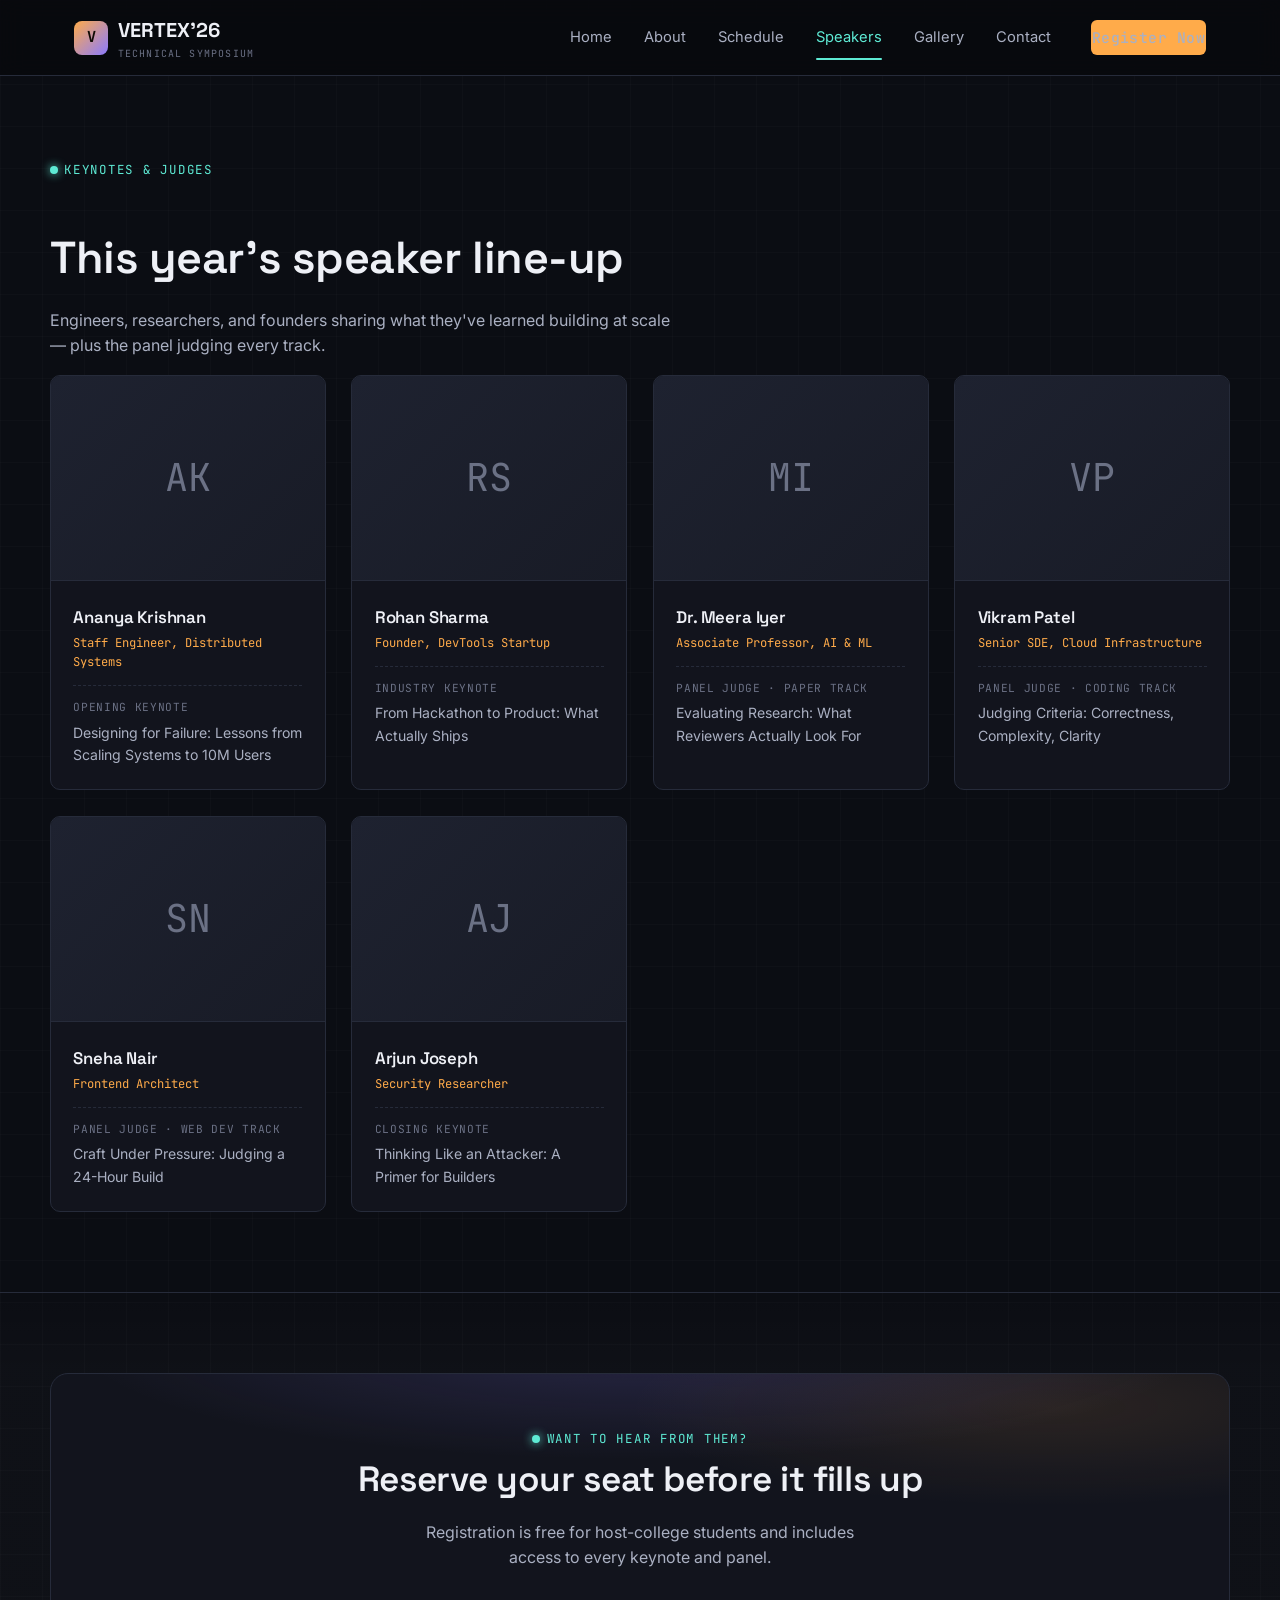
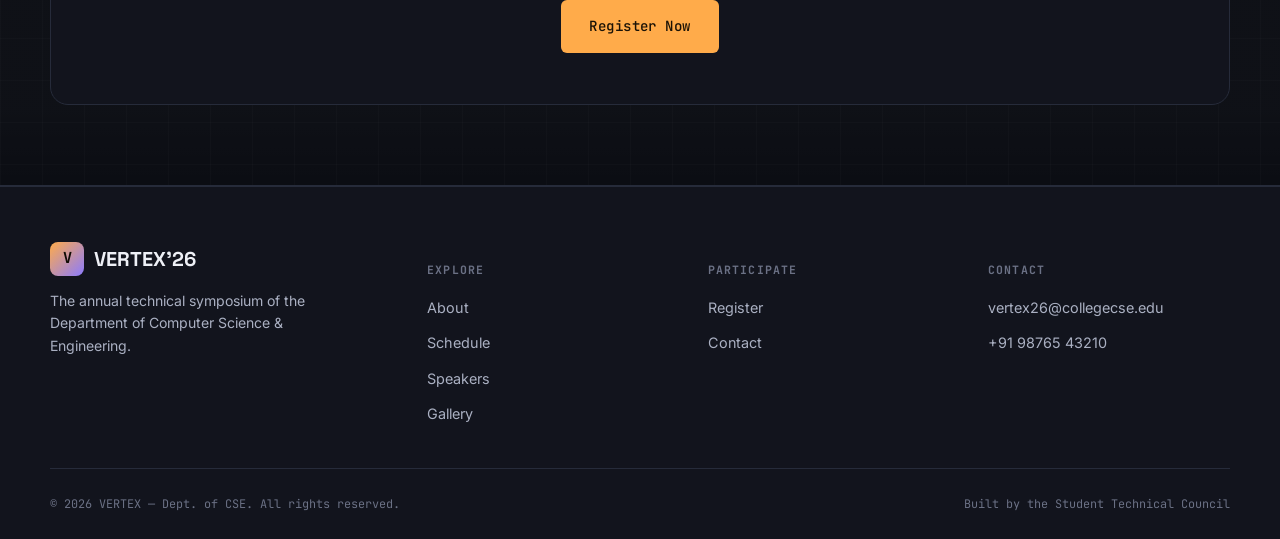
<file: src/main/resources/static/speakers.html>
<!DOCTYPE html>
<html lang="en">
<head>
<meta charset="UTF-8">
<meta name="viewport" content="width=device-width, initial-scale=1.0">
<title>Speakers — VERTEX'26</title>
<meta name="description" content="Meet the keynote speakers and judges for VERTEX'26.">
<link rel="preconnect" href="https://fonts.googleapis.com">
<link rel="stylesheet" href="css/style.css">
</head>
<body>

<header class="navbar">
  <div class="nav-inner">
    <a href="index.html" class="brand">
      <span class="brand-mark">V</span>
      <span>VERTEX'26<small>Technical Symposium</small></span>
    </a>
    <nav class="nav-links" id="navLinks">
      <a href="index.html">Home</a>
      <a href="about.html">About</a>
      <a href="schedule.html">Schedule</a>
      <a href="speakers.html" class="active">Speakers</a>
      <a href="gallery.html">Gallery</a>
      <a href="contact.html">Contact</a>
      <a href="registration.html" class="btn btn-primary nav-cta">Register Now</a>
    </nav>
    <button class="nav-toggle" id="navToggle" aria-label="Toggle navigation" aria-expanded="false">
      <span></span><span></span><span></span>
    </button>
  </div>
</header>

<main>
  <section class="section" style="padding-bottom: 1rem;">
    <div class="section-inner">
      <span class="eyebrow">Keynotes &amp; Judges</span>
      <h1 class="mt-lg" style="font-size: clamp(1.9rem, 4vw, 2.8rem);">This year's speaker line-up</h1>
      <p style="color: var(--text-secondary); margin-top: 0.9rem; max-width: 620px;">Engineers, researchers, and founders sharing what they've learned building at scale — plus the panel judging every track.</p>
    </div>
  </section>

  <section class="section" style="padding-top: 0;">
    <div class="section-inner">
      <div class="card-grid">

        <article class="speaker-card">
          <div class="speaker-photo">AK</div>
          <div class="speaker-info">
            <h3>Ananya Krishnan</h3>
            <div class="speaker-role">Staff Engineer, Distributed Systems</div>
            <div class="speaker-topic"><span>Opening Keynote</span>Designing for Failure: Lessons from Scaling Systems to 10M Users</div>
          </div>
        </article>

        <article class="speaker-card">
          <div class="speaker-photo">RS</div>
          <div class="speaker-info">
            <h3>Rohan Sharma</h3>
            <div class="speaker-role">Founder, DevTools Startup</div>
            <div class="speaker-topic"><span>Industry Keynote</span>From Hackathon to Product: What Actually Ships</div>
          </div>
        </article>

        <article class="speaker-card">
          <div class="speaker-photo">MI</div>
          <div class="speaker-info">
            <h3>Dr. Meera Iyer</h3>
            <div class="speaker-role">Associate Professor, AI &amp; ML</div>
            <div class="speaker-topic"><span>Panel Judge · Paper Track</span>Evaluating Research: What Reviewers Actually Look For</div>
          </div>
        </article>

        <article class="speaker-card">
          <div class="speaker-photo">VP</div>
          <div class="speaker-info">
            <h3>Vikram Patel</h3>
            <div class="speaker-role">Senior SDE, Cloud Infrastructure</div>
            <div class="speaker-topic"><span>Panel Judge · Coding Track</span>Judging Criteria: Correctness, Complexity, Clarity</div>
          </div>
        </article>

        <article class="speaker-card">
          <div class="speaker-photo">SN</div>
          <div class="speaker-info">
            <h3>Sneha Nair</h3>
            <div class="speaker-role">Frontend Architect</div>
            <div class="speaker-topic"><span>Panel Judge · Web Dev Track</span>Craft Under Pressure: Judging a 24-Hour Build</div>
          </div>
        </article>

        <article class="speaker-card">
          <div class="speaker-photo">AJ</div>
          <div class="speaker-info">
            <h3>Arjun Joseph</h3>
            <div class="speaker-role">Security Researcher</div>
            <div class="speaker-topic"><span>Closing Keynote</span>Thinking Like an Attacker: A Primer for Builders</div>
          </div>
        </article>

      </div>
    </div>
  </section>

  <section class="section section-alt">
    <div class="section-inner">
      <div class="cta-band">
        <span class="eyebrow">Want to hear from them?</span>
        <h2>Reserve your seat before it fills up</h2>
        <p>Registration is free for host-college students and includes access to every keynote and panel.</p>
        <a href="registration.html" class="btn btn-primary">Register Now</a>
      </div>
    </div>
  </section>
</main>

<footer class="site-footer">
  <div class="footer-inner">
    <div class="footer-col footer-brand">
      <div class="brand"><span class="brand-mark">V</span><span>VERTEX'26</span></div>
      <p>The annual technical symposium of the Department of Computer Science &amp; Engineering.</p>
    </div>
    <div class="footer-col">
      <h5>Explore</h5>
      <ul>
        <li><a href="about.html">About</a></li>
        <li><a href="schedule.html">Schedule</a></li>
        <li><a href="speakers.html">Speakers</a></li>
        <li><a href="gallery.html">Gallery</a></li>
      </ul>
    </div>
    <div class="footer-col">
      <h5>Participate</h5>
      <ul>
        <li><a href="registration.html">Register</a></li>
        <li><a href="contact.html">Contact</a></li>
      </ul>
    </div>
    <div class="footer-col">
      <h5>Contact</h5>
      <ul>
        <li><a href="mailto:vertex26@collegecse.edu">vertex26@collegecse.edu</a></li>
        <li><a href="tel:+919876543210">+91 98765 43210</a></li>
      </ul>
    </div>
  </div>
  <div class="footer-bottom">
    <span>© 2026 VERTEX — Dept. of CSE. All rights reserved.</span>
    <span>Built by the Student Technical Council</span>
  </div>
</footer>

<script src="js/script.js"></script>
</body>
</html>
</file>
<file: src/main/resources/static/css/style.css>
/* =========================================================
   VERTEX'26 — Technical Symposium
   Stylesheet: css/style.css
   ========================================================= */

/* ---------- Fonts ---------- */
@import url('https://fonts.googleapis.com/css2?family=Space+Grotesk:wght@400;500;600;700&family=Inter:wght@400;500;600;700&family=JetBrains+Mono:wght@400;500;700&display=swap');

/* ---------- Design Tokens ---------- */
:root {
  /* Colors */
  --bg-void:        #08090d;
  --bg-base:        #0b0d13;
  --bg-surface:     #12141d;
  --bg-surface-2:   #181b26;
  --bg-elevated:    #1e2230;
  --border-hair:    #262b3a;
  --border-strong:  #363c4f;

  --text-primary:   #eef0f6;
  --text-secondary: #aab0c2;
  --text-muted:     #6b7185;

  --accent-amber:   #ffab4a;
  --accent-amber-dim: #a9773a;
  --accent-teal:    #5eead4;
  --accent-teal-dim:#2f8f80;
  --accent-violet:  #8b7bff;

  --status-error:   #ff6b6b;
  --status-success: #5eead4;

  /* Gradients */
  --grad-hero: radial-gradient(ellipse 80% 60% at 50% -10%, rgba(139,123,255,0.18), transparent 60%),
               radial-gradient(ellipse 60% 50% at 85% 10%, rgba(255,171,74,0.10), transparent 60%);

  /* Type */
  --font-display: 'Space Grotesk', sans-serif;
  --font-body:    'Inter', sans-serif;
  --font-mono:    'JetBrains Mono', monospace;

  /* Layout */
  --max-width: 1180px;
  --radius-sm: 6px;
  --radius-md: 10px;
  --radius-lg: 18px;
  --nav-height: 76px;

  --shadow-soft: 0 8px 30px rgba(0,0,0,0.35);
  --shadow-deep: 0 20px 60px rgba(0,0,0,0.5);
}

/* ---------- Reset ---------- */
*, *::before, *::after { box-sizing: border-box; }
html { scroll-behavior: smooth; }
body, h1, h2, h3, h4, p, ul, ol, figure { margin: 0; }
ul, ol { padding: 0; list-style: none; }
img { max-width: 100%; display: block; }
a { color: inherit; text-decoration: none; }
button { font: inherit; cursor: pointer; }
input, select, textarea { font: inherit; }

@media (prefers-reduced-motion: reduce) {
  *, *::before, *::after {
    animation-duration: 0.001ms !important;
    animation-iteration-count: 1 !important;
    transition-duration: 0.001ms !important;
    scroll-behavior: auto !important;
  }
}

:focus-visible {
  outline: 2px solid var(--accent-teal);
  outline-offset: 3px;
}

body {
  background: var(--bg-base);
  color: var(--text-primary);
  font-family: var(--font-body);
  line-height: 1.6;
  -webkit-font-smoothing: antialiased;
  min-height: 100vh;
  display: flex;
  flex-direction: column;
  background-image:
    linear-gradient(rgba(255,255,255,0.015) 1px, transparent 1px),
    linear-gradient(90deg, rgba(255,255,255,0.015) 1px, transparent 1px);
  background-size: 42px 42px;
}

main { flex: 1; }

h1, h2, h3, h4 {
  font-family: var(--font-display);
  font-weight: 600;
  letter-spacing: -0.01em;
  color: var(--text-primary);
}

.eyebrow {
  font-family: var(--font-mono);
  font-size: 0.78rem;
  letter-spacing: 0.14em;
  text-transform: uppercase;
  color: var(--accent-teal);
  display: inline-flex;
  align-items: center;
  gap: 0.5em;
}
.eyebrow::before {
  content: '';
  width: 8px;
  height: 8px;
  border-radius: 50%;
  background: var(--accent-teal);
  box-shadow: 0 0 10px var(--accent-teal);
}

.section {
  padding: 5rem 1.5rem;
}
.section-inner {
  max-width: var(--max-width);
  margin: 0 auto;
}
.section-head {
  max-width: 640px;
  margin-bottom: 3rem;
}
.section-head h2 {
  font-size: clamp(1.8rem, 3.4vw, 2.6rem);
  margin-top: 0.6rem;
}
.section-head p {
  color: var(--text-secondary);
  margin-top: 0.9rem;
  font-size: 1.02rem;
}
.section-alt {
  background: linear-gradient(180deg, transparent, rgba(255,255,255,0.015) 15%, rgba(255,255,255,0.015) 85%, transparent);
  border-top: 1px solid var(--border-hair);
  border-bottom: 1px solid var(--border-hair);
}

/* ---------- Buttons ---------- */
.btn {
  display: inline-flex;
  align-items: center;
  justify-content: center;
  gap: 0.5rem;
  padding: 0.9rem 1.7rem;
  border-radius: var(--radius-sm);
  font-family: var(--font-mono);
  font-size: 0.88rem;
  font-weight: 500;
  letter-spacing: 0.03em;
  border: 1px solid transparent;
  transition: transform 0.15s ease, box-shadow 0.15s ease, background 0.15s ease, border-color 0.15s ease;
  white-space: nowrap;
}
.btn-primary {
  background: var(--accent-amber);
  color: #1a1206;
}
.btn-primary:hover {
  transform: translateY(-2px);
  box-shadow: 0 10px 26px rgba(255,171,74,0.28);
}
.btn-outline {
  background: transparent;
  border-color: var(--border-strong);
  color: var(--text-primary);
}
.btn-outline:hover {
  border-color: var(--accent-teal);
  color: var(--accent-teal);
}
.btn-block { width: 100%; }
.btn:disabled { opacity: 0.5; cursor: not-allowed; transform: none; }

/* ---------- Navbar ---------- */
.navbar {
  position: sticky;
  top: 0;
  z-index: 100;
  height: var(--nav-height);
  display: flex;
  align-items: center;
  background: rgba(8,9,13,0.82);
  backdrop-filter: blur(14px) saturate(140%);
  border-bottom: 1px solid var(--border-hair);
}
.nav-inner {
  width: 100%;
  max-width: var(--max-width);
  margin: 0 auto;
  padding: 0 1.5rem;
  display: flex;
  align-items: center;
  justify-content: space-between;
}
.brand {
  display: flex;
  align-items: center;
  gap: 0.6rem;
  font-family: var(--font-display);
  font-weight: 700;
  font-size: 1.25rem;
  color: var(--text-primary);
}
.brand-mark {
  width: 34px;
  height: 34px;
  border-radius: 8px;
  background: linear-gradient(135deg, var(--accent-amber), var(--accent-violet));
  display: flex;
  align-items: center;
  justify-content: center;
  font-family: var(--font-mono);
  font-size: 0.95rem;
  color: #100b04;
  font-weight: 700;
  flex-shrink: 0;
}
.brand small {
  display: block;
  font-family: var(--font-mono);
  font-size: 0.62rem;
  font-weight: 400;
  letter-spacing: 0.12em;
  color: var(--text-muted);
  text-transform: uppercase;
}

.nav-links {
  display: flex;
  align-items: center;
  gap: 2rem;
}
.nav-links a {
  font-size: 0.92rem;
  color: var(--text-secondary);
  position: relative;
  padding: 0.3rem 0;
  transition: color 0.15s ease;
}
.nav-links a:hover { color: var(--text-primary); }
.nav-links a.active { color: var(--accent-teal); }
.nav-links a.active::after {
  content: '';
  position: absolute;
  left: 0; right: 0; bottom: -6px;
  height: 2px;
  background: var(--accent-teal);
  border-radius: 2px;
}
.nav-cta { margin-left: 0.5rem; }

.nav-toggle {
  display: none;
  flex-direction: column;
  gap: 5px;
  background: none;
  border: none;
  padding: 8px;
}
.nav-toggle span {
  width: 22px;
  height: 2px;
  background: var(--text-primary);
  border-radius: 2px;
  transition: transform 0.2s ease, opacity 0.2s ease;
}
.nav-toggle.is-open span:nth-child(1) { transform: translateY(7px) rotate(45deg); }
.nav-toggle.is-open span:nth-child(2) { opacity: 0; }
.nav-toggle.is-open span:nth-child(3) { transform: translateY(-7px) rotate(-45deg); }

@media (max-width: 860px) {
  .nav-toggle { display: flex; }
  .nav-links {
    position: fixed;
    top: var(--nav-height);
    left: 0; right: 0;
    flex-direction: column;
    align-items: flex-start;
    gap: 0;
    background: var(--bg-surface);
    border-bottom: 1px solid var(--border-hair);
    max-height: 0;
    overflow: hidden;
    transition: max-height 0.28s ease;
  }
  .nav-links.is-open { max-height: 420px; }
  .nav-links a {
    width: 100%;
    padding: 1rem 1.5rem;
    border-bottom: 1px solid var(--border-hair);
  }
  .nav-cta { margin: 1rem 1.5rem; }
}

/* ---------- Hero ---------- */
.hero {
  position: relative;
  padding: 6rem 1.5rem 5rem;
  background: var(--grad-hero);
  overflow: hidden;
  border-bottom: 1px solid var(--border-hair);
}
.hero::after {
  content: '';
  position: absolute;
  inset: 0;
  background: linear-gradient(180deg, transparent 60%, var(--bg-base) 100%);
  pointer-events: none;
}
.hero-inner {
  position: relative;
  z-index: 1;
  max-width: var(--max-width);
  margin: 0 auto;
  display: grid;
  gap: 3rem;
}
.hero-title {
  font-size: clamp(2.6rem, 6.6vw, 5rem);
  line-height: 1.02;
  margin-top: 1rem;
}
.hero-title .accent { color: var(--accent-amber); }
.hero-sub {
  margin-top: 1.3rem;
  max-width: 560px;
  color: var(--text-secondary);
  font-size: 1.08rem;
}
.hero-actions {
  margin-top: 2.2rem;
  display: flex;
  flex-wrap: wrap;
  gap: 1rem;
  align-items: center;
}
.hero-dates {
  font-family: var(--font-mono);
  font-size: 0.85rem;
  color: var(--text-muted);
}

/* Terminal countdown — signature element */
.terminal {
  background: var(--bg-surface);
  border: 1px solid var(--border-strong);
  border-radius: var(--radius-md);
  box-shadow: var(--shadow-deep);
  overflow: hidden;
  max-width: 560px;
}
.terminal-bar {
  display: flex;
  align-items: center;
  gap: 0.5rem;
  padding: 0.7rem 1rem;
  background: var(--bg-surface-2);
  border-bottom: 1px solid var(--border-hair);
}
.terminal-dot { width: 10px; height: 10px; border-radius: 50%; background: var(--border-strong); }
.terminal-dot:nth-child(1) { background: #ff6b6b; }
.terminal-dot:nth-child(2) { background: var(--accent-amber); }
.terminal-dot:nth-child(3) { background: var(--accent-teal); }
.terminal-label {
  margin-left: auto;
  font-family: var(--font-mono);
  font-size: 0.72rem;
  color: var(--text-muted);
  letter-spacing: 0.08em;
}
.terminal-body {
  padding: 1.6rem 1.2rem;
  position: relative;
}
.terminal-body::before {
  content: '';
  position: absolute;
  inset: 0;
  background: repeating-linear-gradient(0deg, rgba(255,255,255,0.025) 0px, rgba(255,255,255,0.025) 1px, transparent 1px, transparent 3px);
  pointer-events: none;
}
.countdown-caption {
  font-family: var(--font-mono);
  font-size: 0.74rem;
  color: var(--accent-teal);
  letter-spacing: 0.1em;
  text-transform: uppercase;
}
.countdown-grid {
  display: grid;
  grid-template-columns: repeat(4, 1fr);
  gap: 0.8rem;
  margin-top: 1rem;
}
.countdown-unit {
  background: var(--bg-elevated);
  border: 1px solid var(--border-hair);
  border-radius: var(--radius-sm);
  text-align: center;
  padding: 0.9rem 0.4rem;
}
.countdown-value {
  font-family: var(--font-mono);
  font-size: clamp(1.5rem, 4vw, 2.1rem);
  font-weight: 700;
  color: var(--text-primary);
  font-variant-numeric: tabular-nums;
}
.countdown-value.pulse { color: var(--accent-amber); }
.countdown-unit-label {
  margin-top: 0.3rem;
  font-family: var(--font-mono);
  font-size: 0.62rem;
  letter-spacing: 0.1em;
  text-transform: uppercase;
  color: var(--text-muted);
}
.countdown-live {
  display: flex;
  align-items: center;
  gap: 0.5rem;
  margin-top: 1rem;
  font-family: var(--font-mono);
  font-size: 0.72rem;
  color: var(--text-muted);
}
.live-dot {
  width: 7px; height: 7px; border-radius: 50%;
  background: var(--accent-teal);
  animation: livepulse 1.8s ease-in-out infinite;
}
@keyframes livepulse {
  0%, 100% { opacity: 1; box-shadow: 0 0 0 0 rgba(94,234,212,0.5); }
  50% { opacity: 0.6; box-shadow: 0 0 0 6px rgba(94,234,212,0); }
}

/* ---------- Stat strip ---------- */
.stat-strip {
  display: grid;
  grid-template-columns: repeat(auto-fit, minmax(140px, 1fr));
  gap: 1px;
  background: var(--border-hair);
  border: 1px solid var(--border-hair);
  border-radius: var(--radius-md);
  overflow: hidden;
}
.stat-cell {
  background: var(--bg-surface);
  padding: 1.6rem 1.2rem;
  text-align: center;
}
.stat-num {
  font-family: var(--font-mono);
  font-size: 1.9rem;
  font-weight: 700;
  color: var(--accent-amber);
}
.stat-label {
  margin-top: 0.3rem;
  font-size: 0.8rem;
  color: var(--text-muted);
}

/* ---------- Cards ---------- */
.card-grid {
  display: grid;
  gap: 1.6rem;
  grid-template-columns: repeat(auto-fit, minmax(260px, 1fr));
}
.card {
  background: var(--bg-surface);
  border: 1px solid var(--border-hair);
  border-radius: var(--radius-md);
  padding: 1.8rem;
  transition: border-color 0.2s ease, transform 0.2s ease;
}
.card:hover {
  border-color: var(--border-strong);
  transform: translateY(-3px);
}
.card h3 { font-size: 1.15rem; margin-bottom: 0.6rem; }
.card p { color: var(--text-secondary); font-size: 0.94rem; }
.card-icon {
  width: 46px; height: 46px;
  border-radius: 10px;
  display: flex; align-items: center; justify-content: center;
  background: var(--bg-elevated);
  border: 1px solid var(--border-hair);
  margin-bottom: 1.1rem;
  font-family: var(--font-mono);
  color: var(--accent-teal);
  font-weight: 700;
}

/* ---------- About page ---------- */
.about-hero {
  display: grid;
  gap: 3rem;
  grid-template-columns: 1.1fr 0.9fr;
  align-items: center;
}
@media (max-width: 880px) { .about-hero { grid-template-columns: 1fr; } }
.about-copy p { color: var(--text-secondary); margin-top: 1rem; }
.frame-block {
  border: 1px solid var(--border-hair);
  border-radius: var(--radius-lg);
  background: var(--bg-surface);
  padding: 2rem;
  position: relative;
}
.frame-block::before {
  content: attr(data-tag);
  position: absolute;
  top: -12px; left: 20px;
  background: var(--accent-amber);
  color: #1a1206;
  font-family: var(--font-mono);
  font-size: 0.68rem;
  letter-spacing: 0.08em;
  padding: 0.25rem 0.6rem;
  border-radius: 4px;
  font-weight: 700;
}
.timeline-list { display: flex; flex-direction: column; gap: 1.1rem; margin-top: 1rem; }
.timeline-list li {
  display: flex; gap: 1rem; align-items: baseline;
  font-family: var(--font-mono);
  font-size: 0.88rem;
  color: var(--text-secondary);
  border-bottom: 1px dashed var(--border-hair);
  padding-bottom: 1rem;
}
.timeline-list li:last-child { border-bottom: none; padding-bottom: 0; }
.timeline-year { color: var(--accent-teal); font-weight: 700; flex-shrink: 0; }

/* ---------- Schedule page ---------- */
.day-tabs {
  display: flex;
  gap: 0.6rem;
  margin-bottom: 2rem;
  flex-wrap: wrap;
}
.day-tab {
  padding: 0.6rem 1.2rem;
  border-radius: 999px;
  border: 1px solid var(--border-strong);
  font-family: var(--font-mono);
  font-size: 0.82rem;
  color: var(--text-secondary);
  background: var(--bg-surface);
}
.day-tab.active {
  background: var(--accent-teal);
  color: #08211d;
  border-color: var(--accent-teal);
  font-weight: 700;
}

.schedule-table-wrap {
  overflow-x: auto;
  border: 1px solid var(--border-hair);
  border-radius: var(--radius-md);
}
table.schedule-table {
  width: 100%;
  border-collapse: collapse;
  min-width: 680px;
  background: var(--bg-surface);
}
.schedule-table th, .schedule-table td {
  text-align: left;
  padding: 1rem 1.2rem;
  border-bottom: 1px solid var(--border-hair);
  font-size: 0.92rem;
}
.schedule-table th {
  font-family: var(--font-mono);
  font-size: 0.7rem;
  letter-spacing: 0.09em;
  text-transform: uppercase;
  color: var(--text-muted);
  background: var(--bg-surface-2);
}
.schedule-table tbody tr:last-child td { border-bottom: none; }
.schedule-table tbody tr:hover { background: var(--bg-surface-2); }
.time-cell { font-family: var(--font-mono); color: var(--accent-teal); white-space: nowrap; }
.track-chip {
  display: inline-block;
  font-family: var(--font-mono);
  font-size: 0.7rem;
  letter-spacing: 0.05em;
  padding: 0.25rem 0.6rem;
  border-radius: 4px;
  border: 1px solid var(--border-strong);
  color: var(--text-secondary);
  white-space: nowrap;
}
.track-chip.track-code   { border-color: var(--accent-teal); color: var(--accent-teal); }
.track-chip.track-paper  { border-color: var(--accent-violet); color: var(--accent-violet); }
.track-chip.track-web    { border-color: var(--accent-amber); color: var(--accent-amber); }
.track-chip.track-general{ border-color: var(--border-strong); color: var(--text-secondary); }

/* ---------- Speakers ---------- */
.speaker-card {
  background: var(--bg-surface);
  border: 1px solid var(--border-hair);
  border-radius: var(--radius-md);
  overflow: hidden;
  transition: transform 0.2s ease, border-color 0.2s ease;
}
.speaker-card:hover { transform: translateY(-4px); border-color: var(--border-strong); }
.speaker-photo {
  aspect-ratio: 4 / 3;
  background: linear-gradient(135deg, var(--bg-elevated), var(--bg-surface-2));
  display: flex; align-items: center; justify-content: center;
  font-family: var(--font-mono);
  font-size: 2.4rem;
  color: var(--text-muted);
  border-bottom: 1px solid var(--border-hair);
}
.speaker-info { padding: 1.4rem; }
.speaker-info h3 { font-size: 1.05rem; }
.speaker-role {
  margin-top: 0.2rem;
  font-family: var(--font-mono);
  font-size: 0.76rem;
  color: var(--accent-amber);
}
.speaker-topic {
  margin-top: 0.8rem;
  font-size: 0.88rem;
  color: var(--text-secondary);
  padding-top: 0.8rem;
  border-top: 1px dashed var(--border-hair);
}
.speaker-topic span { color: var(--text-muted); font-family: var(--font-mono); font-size: 0.7rem; display: block; margin-bottom: 0.3rem; letter-spacing: 0.06em; text-transform: uppercase; }

/* ---------- Forms ---------- */
.form-wrap {
  display: grid;
  grid-template-columns: 1fr 1fr;
  gap: 3rem;
  align-items: start;
}
@media (max-width: 880px) { .form-wrap { grid-template-columns: 1fr; } }

.form-card {
  background: var(--bg-surface);
  border: 1px solid var(--border-hair);
  border-radius: var(--radius-lg);
  padding: 2.2rem;
}
.form-row { display: grid; gap: 0.5rem; margin-bottom: 1.4rem; }
.form-row-split { display: grid; grid-template-columns: 1fr 1fr; gap: 1.2rem; }
@media (max-width: 520px) { .form-row-split { grid-template-columns: 1fr; } }

label {
  font-family: var(--font-mono);
  font-size: 0.76rem;
  letter-spacing: 0.05em;
  text-transform: uppercase;
  color: var(--text-secondary);
}
label .req { color: var(--accent-amber); }

input, select, textarea {
  background: var(--bg-elevated);
  border: 1px solid var(--border-strong);
  border-radius: var(--radius-sm);
  padding: 0.8rem 0.95rem;
  color: var(--text-primary);
  width: 100%;
  transition: border-color 0.15s ease, box-shadow 0.15s ease;
}
input::placeholder, textarea::placeholder { color: var(--text-muted); }
input:focus, select:focus, textarea:focus {
  outline: none;
  border-color: var(--accent-teal);
  box-shadow: 0 0 0 3px rgba(94,234,212,0.15);
}
textarea { resize: vertical; min-height: 110px; }

.field-error {
  font-family: var(--font-mono);
  font-size: 0.74rem;
  color: var(--status-error);
  min-height: 1.1em;
}
.form-row.has-error input,
.form-row.has-error select,
.form-row.has-error textarea {
  border-color: var(--status-error);
}

.form-note {
  font-family: var(--font-mono);
  font-size: 0.78rem;
  color: var(--text-muted);
  margin-top: 1rem;
}

.form-status {
  margin-top: 1.2rem;
  padding: 0.9rem 1rem;
  border-radius: var(--radius-sm);
  font-family: var(--font-mono);
  font-size: 0.85rem;
  display: none;
}
.form-status.show { display: block; }
.form-status.success {
  background: rgba(94,234,212,0.1);
  border: 1px solid var(--accent-teal-dim);
  color: var(--accent-teal);
}
.form-status.error {
  background: rgba(255,107,107,0.1);
  border: 1px solid #7a3232;
  color: var(--status-error);
}

.info-list { display: flex; flex-direction: column; gap: 1.4rem; }
.info-item { display: flex; gap: 1rem; }
.info-icon {
  width: 42px; height: 42px; flex-shrink: 0;
  border-radius: 9px;
  background: var(--bg-elevated);
  border: 1px solid var(--border-hair);
  display: flex; align-items: center; justify-content: center;
  font-family: var(--font-mono);
  color: var(--accent-teal);
  font-weight: 700;
}
.info-item h4 { font-size: 0.95rem; }
.info-item p, .info-item a { color: var(--text-secondary); font-size: 0.9rem; margin-top: 0.15rem; }
.info-item a:hover { color: var(--accent-teal); }

/* ---------- Gallery ---------- */
.gallery-grid {
  display: grid;
  grid-template-columns: repeat(4, 1fr);
  grid-auto-rows: 190px;
  gap: 0.9rem;
}
@media (max-width: 900px) { .gallery-grid { grid-template-columns: repeat(2, 1fr); } }
@media (max-width: 520px) { .gallery-grid { grid-template-columns: 1fr; grid-auto-rows: 220px; } }

.gallery-item {
  position: relative;
  border-radius: var(--radius-sm);
  overflow: hidden;
  background: linear-gradient(135deg, var(--bg-elevated), var(--bg-surface-2));
  border: 1px solid var(--border-hair);
  display: flex;
  align-items: flex-end;
  transition: transform 0.25s ease;
}
.gallery-item:hover { transform: scale(1.02); }
.gallery-item.tall { grid-row: span 2; }
.gallery-item.wide { grid-column: span 2; }
.gallery-placeholder-icon {
  position: absolute;
  inset: 0;
  display: flex;
  align-items: center;
  justify-content: center;
  font-family: var(--font-mono);
  font-size: 1.8rem;
  color: var(--text-muted);
  opacity: 0.6;
}
.gallery-caption {
  position: relative;
  z-index: 1;
  width: 100%;
  padding: 0.9rem 1rem;
  background: linear-gradient(0deg, rgba(0,0,0,0.75), transparent);
  font-family: var(--font-mono);
  font-size: 0.76rem;
  color: var(--text-primary);
}

/* ---------- Map placeholder ---------- */
.map-placeholder {
  aspect-ratio: 16 / 9;
  border-radius: var(--radius-md);
  border: 1px solid var(--border-hair);
  background:
    linear-gradient(rgba(255,255,255,0.03) 1px, transparent 1px) 0 0/28px 28px,
    linear-gradient(90deg, rgba(255,255,255,0.03) 1px, transparent 1px) 0 0/28px 28px,
    var(--bg-surface);
  display: flex;
  flex-direction: column;
  align-items: center;
  justify-content: center;
  gap: 0.5rem;
  color: var(--text-muted);
  font-family: var(--font-mono);
  font-size: 0.85rem;
  text-align: center;
  padding: 1.5rem;
}
.map-pin {
  width: 34px; height: 34px; border-radius: 50% 50% 50% 0;
  background: var(--accent-amber);
  transform: rotate(-45deg);
  box-shadow: 0 0 0 6px rgba(255,171,74,0.14);
}

/* ---------- FAQ / accordion (about & contact) ---------- */
.faq-item {
  border-bottom: 1px solid var(--border-hair);
  padding: 1.2rem 0;
}
.faq-item h4 { font-size: 1rem; }
.faq-item p { color: var(--text-secondary); font-size: 0.92rem; margin-top: 0.5rem; }

/* ---------- CTA band ---------- */
.cta-band {
  text-align: center;
  border: 1px solid var(--border-hair);
  border-radius: var(--radius-lg);
  padding: 3.2rem 2rem;
  background: var(--grad-hero), var(--bg-surface);
}
.cta-band h2 { font-size: clamp(1.6rem, 3vw, 2.2rem); }
.cta-band p { color: var(--text-secondary); margin-top: 0.8rem; max-width: 480px; margin-left: auto; margin-right: auto; }
.cta-band .btn { margin-top: 1.8rem; }

/* ---------- Footer ---------- */
.site-footer {
  border-top: 1px solid var(--border-hair);
  background: var(--bg-surface);
  padding: 3.4rem 1.5rem 1.6rem;
}
.footer-inner {
  max-width: var(--max-width);
  margin: 0 auto;
  display: grid;
  grid-template-columns: 1.4fr 1fr 1fr 1fr;
  gap: 2.4rem;
}
@media (max-width: 760px) { .footer-inner { grid-template-columns: 1fr 1fr; } }
@media (max-width: 460px) { .footer-inner { grid-template-columns: 1fr; } }
.footer-col h5 {
  font-family: var(--font-mono);
  font-size: 0.72rem;
  letter-spacing: 0.1em;
  text-transform: uppercase;
  color: var(--text-muted);
  margin-bottom: 1rem;
}
.footer-col ul { display: flex; flex-direction: column; gap: 0.6rem; }
.footer-col a, .footer-col p { color: var(--text-secondary); font-size: 0.9rem; }
.footer-col a:hover { color: var(--accent-teal); }
.footer-brand p { color: var(--text-secondary); font-size: 0.88rem; margin-top: 0.9rem; max-width: 260px; }
.footer-bottom {
  max-width: var(--max-width);
  margin: 2.6rem auto 0;
  padding-top: 1.6rem;
  border-top: 1px solid var(--border-hair);
  display: flex;
  justify-content: space-between;
  flex-wrap: wrap;
  gap: 0.6rem;
  font-family: var(--font-mono);
  font-size: 0.74rem;
  color: var(--text-muted);
}

/* ---------- Utility ---------- */
.mt-lg { margin-top: 2.5rem; }
.text-center { text-align: center; }
.container-narrow { max-width: 760px; margin: 0 auto; }
</file>
